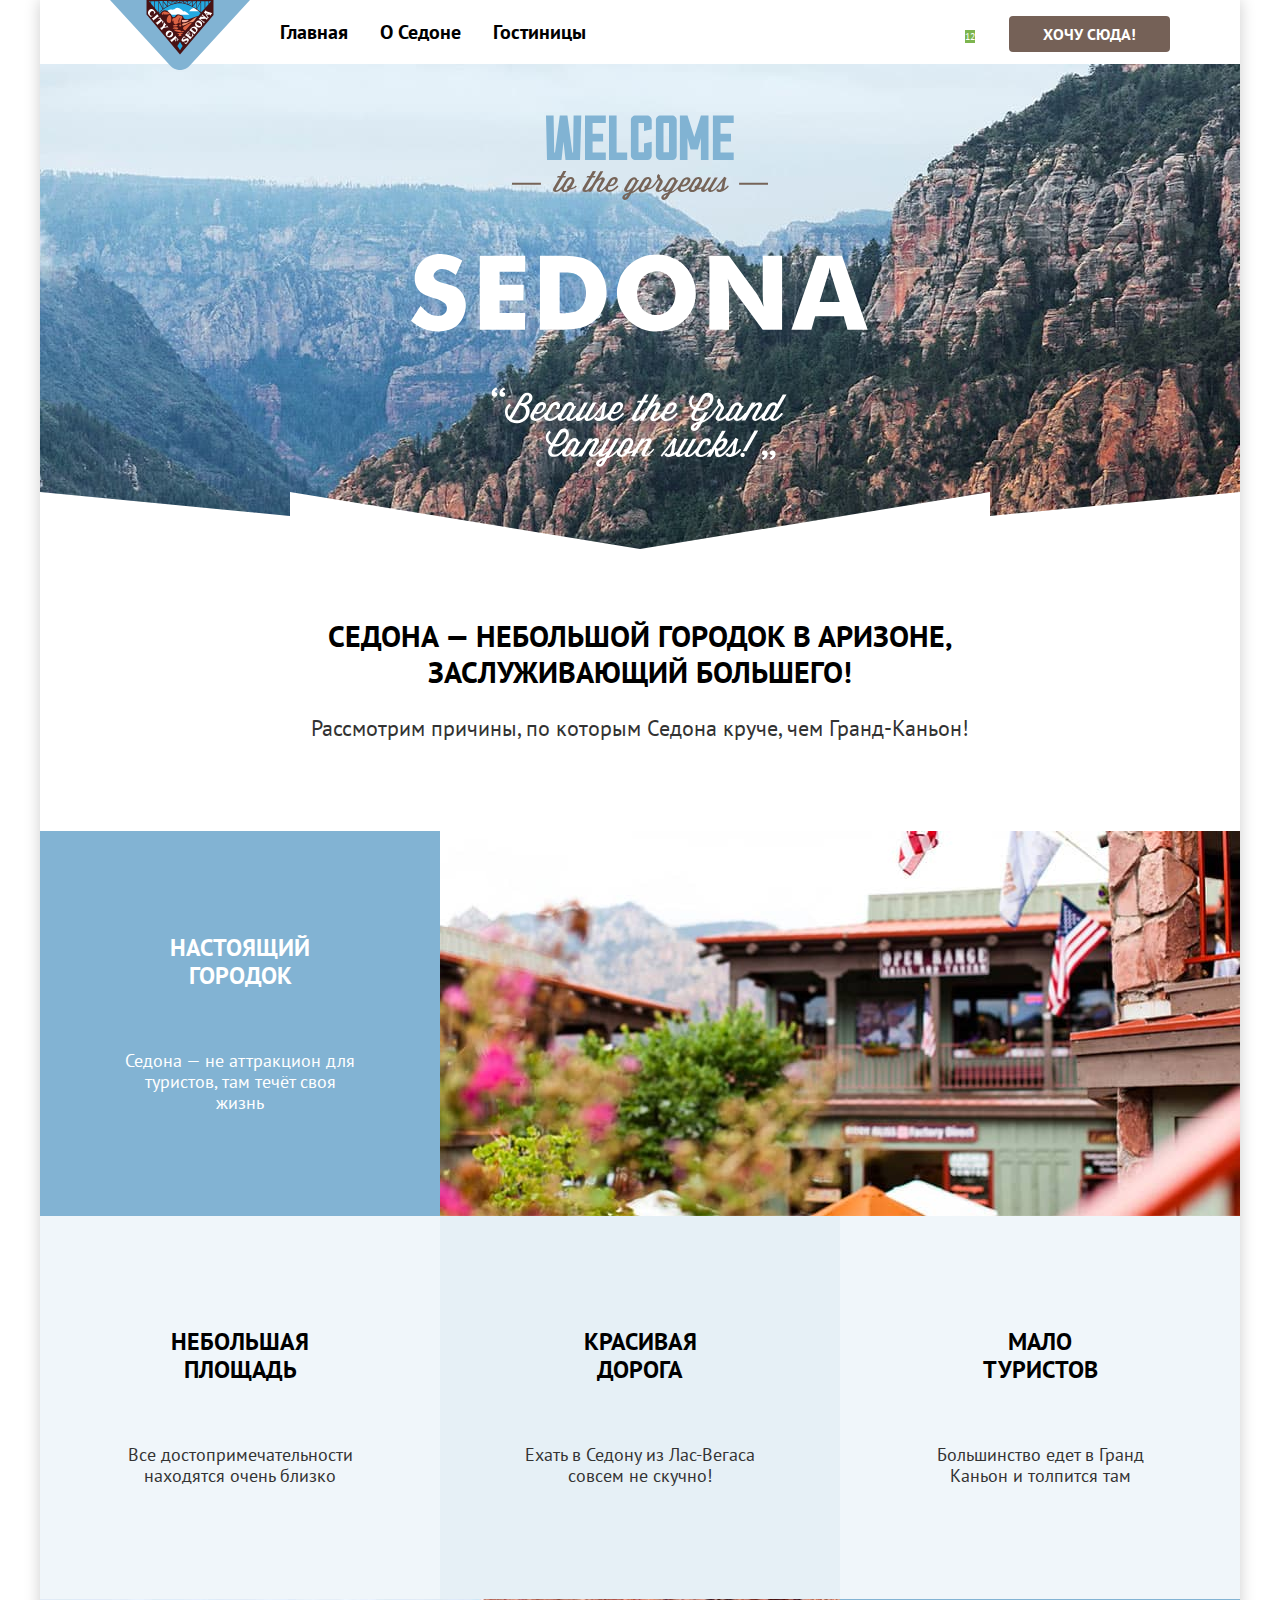
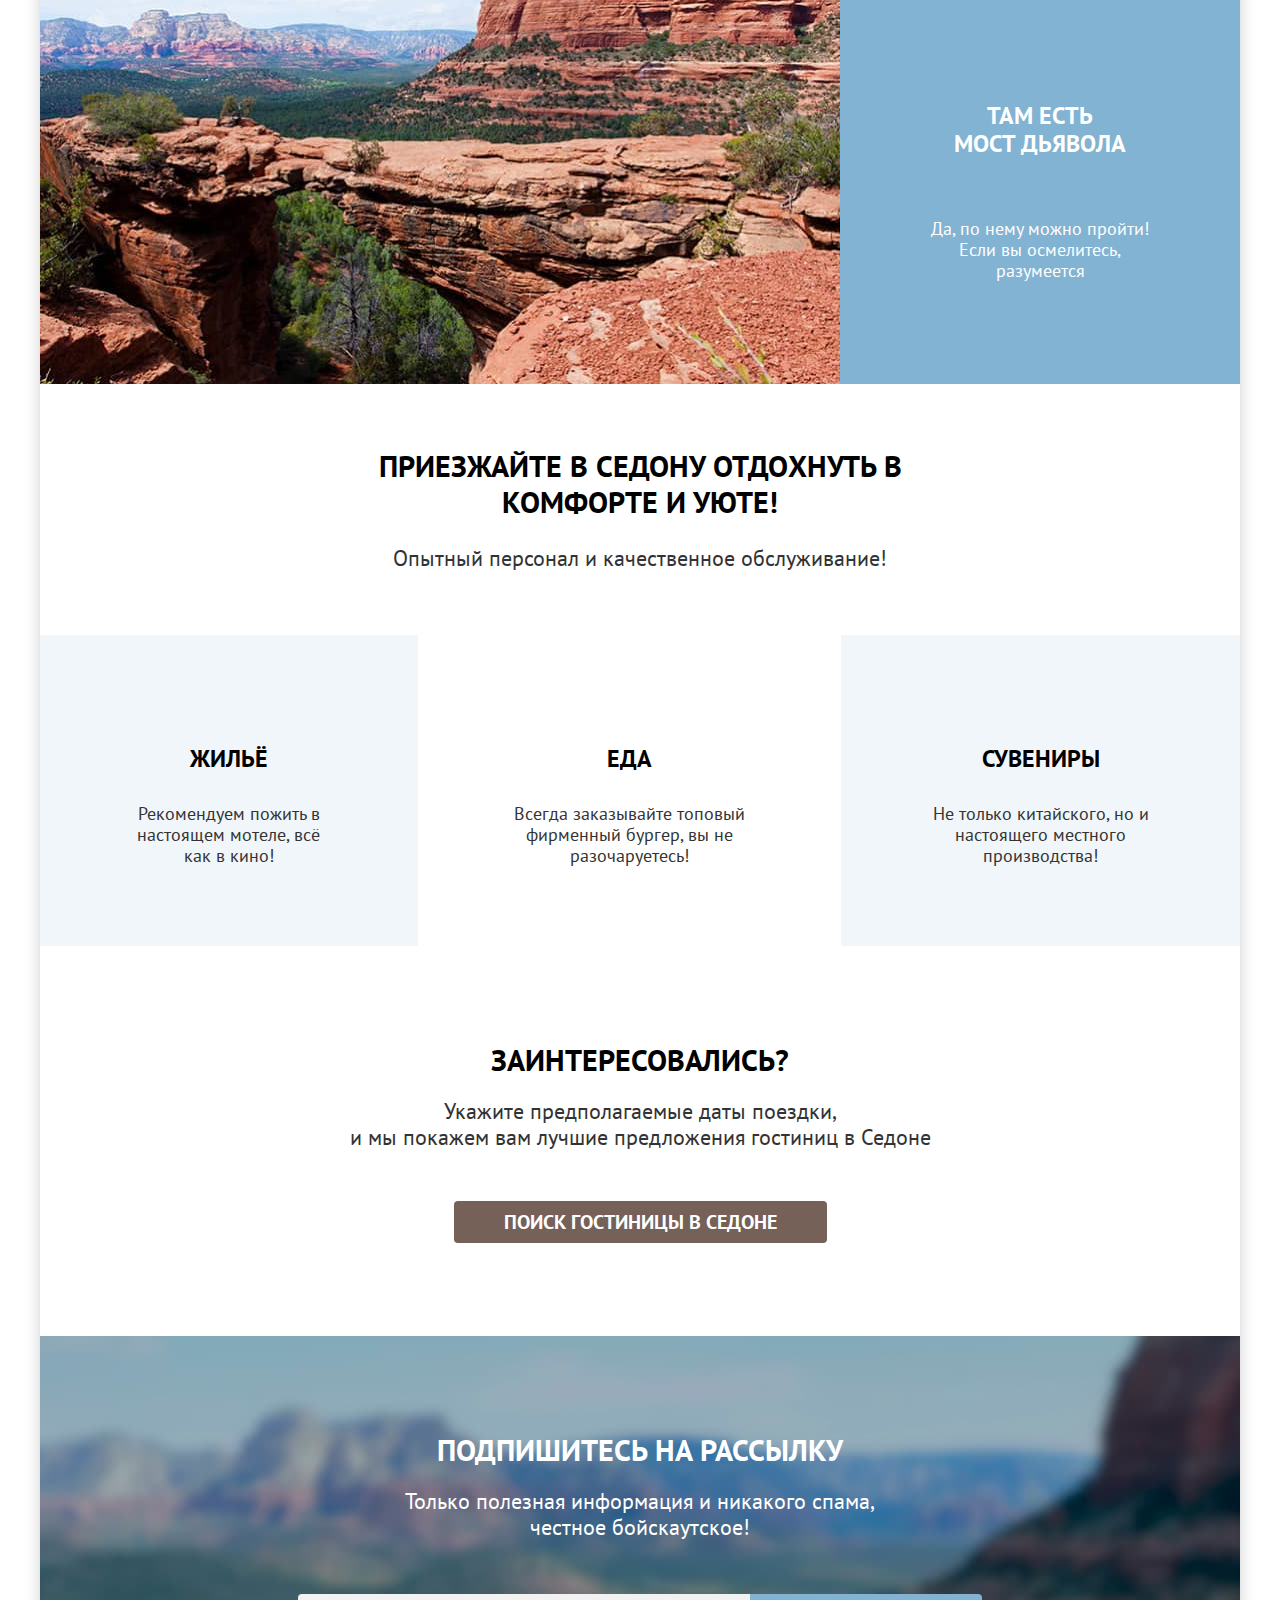
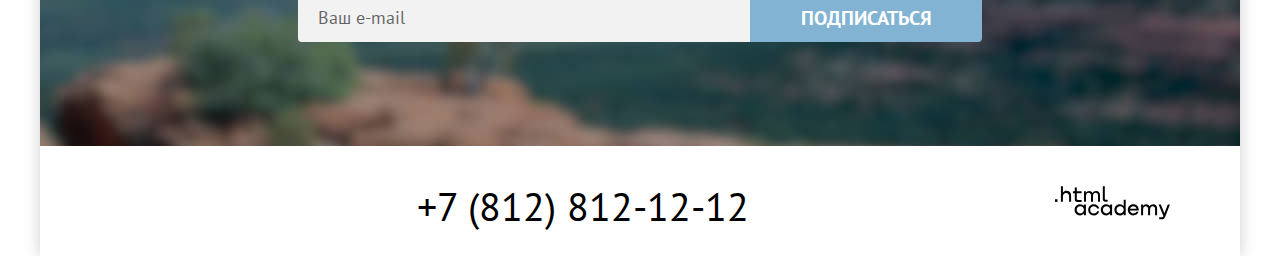
<file: index.html>
<!DOCTYPE html>
<html lang="ru">

  <head>
    <meta charset="utf-8">
    <meta name="viewport" content="width=device-width, initial-scale=1">
    <title>HTML Academy: Седона</title>
    <link rel="icon" href="images/favicons/favicon.ico">
    <link rel="stylesheet" href="styles/style.css">
  </head>

  <body class="page-body">

    <!-- Header -->
    <header class="page-header" data-test="header">
      <nav class="page-navigation">
        <a class="page-header-logo">
          <img class="logo" src="images/logo.svg" width="140" height="70" alt="Логотип компании.">
        </a>
        <ul class="page-navigation-list list">
          <li class="page-navigation-item page-navigation-item-current">
            <a class="page-navigation-link page-navigation-link-current">Главная</a>
          </li>
          <li class="page-navigation-item">
            <a class="page-navigation-link" href="#">О Седоне</a>
          </li>
          <li class="page-navigation-item">
            <a class="page-navigation-link" href="catalog.html">Гостиницы</a>
          </li>
        </ul>
        <ul class="user-navigation-list list">
          <li class="user-navigation-item">
            <a class="user-navigation-link user-search" href="#">
              <span class="visually-hidden">Поиск</span>
            </a>
          </li>
          <li class="user-navigation-item">
            <a class="user-navigation-link user-favorites" href="#">
              <span class="user-counter">12</span>
              <span class="visually-hidden">Избранное</span>
            </a>
          </li>
          <li class="user-navigation-item">
            <a class="user-navigation-link user-navigation-button button" href="#">Хочу сюда!</a>
          </li>
        </ul>
      </nav>
    </header>

    <!-- Main -->
    <main class="main-index main-container" data-test="main">
      <h1 class="visually-hidden">Сайт туристического городка в штате Аризона</h1>

      <section class="hero" data-test="hero">
        <h2 class="visually-hidden">Промо блок</h2>
        <img class="hero-image" src="images/content/welcome.svg" width="458" height="352"
          alt="Welcome to the gorgeous Sedona. Because the Grand Canyon sucks!">
      </section>

      <section class="advantages" data-test="advantages">
        <h2 class="visually-hidden">Преимущества города Седона</h2>
        <p class="advantages-headline section-headline">Седона — небольшой городок в Аризоне, заслуживающий большего!
        </p>
        <p class="advantages-description section-description">Рассмотрим причины, по которым Седона круче, чем
          Гранд-Каньон!</p>

        <ul class="advantages-list list">
          <li class="advantages-item advantages-item-accent">
            <div class="advantages-item-container advantages-item-container-accent">
              <h3 class="advantages-item-headline">Настоящий городок</h3>
              <p class="advantages-item-description">Седона — не аттракцион для туристов, там течёт своя жизнь</p>
            </div>
            <img class="advantages-item-image" src="images/content/catalog/advantages-photo-1.jpg" width="800"
              height="385" alt="Домик с балконом.">
          </li>
          <li class="advantages-item">
            <div class="advantages-item-container">
              <h3 class="advantages-item-headline">Небольшая площадь</h3>
              <p class="advantages-item-description">Все достопримечательности находятся очень близко</p>
            </div>
          </li>
          <li class="advantages-item">
            <div class="advantages-item-container">
              <h3 class="advantages-item-headline">Красивая дорога</h3>
              <p class="advantages-item-description">Ехать в Седону из Лас-Вегаса совсем не скучно!</p>
            </div>
          </li>
          <li class="advantages-item">
            <div class="advantages-item-container">
              <h3 class="advantages-item-headline">Мало туристов</h3>
              <p class="advantages-item-description">Большинство едет в Гранд Каньон и толпится там</p>
            </div>
          </li>
          <li class="advantages-item advantages-item-accent">
            <div class="advantages-item-container advantages-item-contain-reverse advantages-item-container-accent">
              <h3 class="advantages-item-headline">Там есть <br> мост дьявола</h3>
              <p class="advantages-item-description">Да, по нему можно пройти! Если вы осмелитесь, разумеется</p>
            </div>
            <img class="advantages-item-image" src="images/content/catalog/advantages-photo-2.jpg" width="800"
              height="385" alt="Природный мост в окружении красных скал.">
          </li>
        </ul>
      </section>

      <section class="services" data-test="services">
        <h2 class="visually-hidden">Услуги</h2>
        <p class="services-headline section-headline">Приезжайте в Седону отдохнуть в комфорте и уюте!</p>
        <p class="services-description section-description">Опытный персонал и качественное обслуживание!</p>
        <ul class="services-list list">
          <li class="services-item services-item-house">
            <h3 class="services-item-title">Жильё</h3>
            <p class="services-item-description">Рекомендуем пожить в настоящем мотеле, всё как в кино!</p>
          </li>
          <li class="services-item services-item-food">
            <h3 class="services-item-title">Еда</h3>
            <p class="services-item-description">Всегда заказывайте топовый фирменный бургер, вы не разочаруетесь!</p>
          </li>
          <li class="services-item services-item-souvenir">
            <h3 class="services-item-title">Сувениры</h3>
            <p class="services-item-description">Не только китайского, но и настоящего местного производства!</p>
          </li>
        </ul>
      </section>

      <section class="search" data-test="search">
        <h2 class="search-headline section-headline">Заинтересовались?</h2>
        <p class="search-description section-description">Укажите предполагаемые даты поездки,<br> и мы покажем вам
          лучшие предложения гостиниц в Седоне</p>
        <a class="search-button button" href="#">Поиск гостиницы в Cедоне</a>
      </section>

      <section class="subscribe subscribe-index" data-test="subscribe">
        <h2 class="subscribe-headline section-headline">Подпишитесь на рассылку</h2>
        <p class="subscribe-description subscribe-description-index section-description">Только полезная информация и
          никакого спама, честное
          бойскаутское!</p>
        <form class="subscribe-form" action="https://echo.htmlacademy.ru/" method="post">
          <input type="email" id="subscribe-email" name="subscribe-email" placeholder="Ваш e-mail">
          <button class="subscribe-button button" type="submit">Подписаться</button>
        </form>
      </section>
    </main>

    <!-- Footer -->
    <footer class="page-footer" data-test="footer">

      <div class="social">
        <ul class="social-list list">
          <li class="social-item">
            <a class="social-item-link social-item-link-vkontakte" href="https://vk.com/htmlacademy">
              <span class="visually-hidden">Vkontakte</span>
            </a>
          </li>
          <li class="social-item">
            <a class="social-item-link social-item-link-telegram" href="https://t.me/htmlacademy">
              <span class="visually-hidden">Telegram</span>
            </a>
          </li>
          <li class="social-item">
            <a class="social-item-link social-item-link-youtube" href="https://www.youtube.com/user/htmlacademyru">
              <span class="visually-hidden">Youtube</span>
            </a>
          </li>
        </ul>
      </div>
      <div class="phone">
        <a class="phone-link" href="tel:+78128121212">+7 (812) 812-12-12</a>
      </div>
      <div class="copyright">
        <a class="copyright-logo" href="https://htmlacademy.ru">
          <svg class="copyright-logo-image" width="115" height="34" viewBox="0 0 115 34" fill="none" xmlns="http://www.w3.org/2000/svg">
            <path d="M0 13.2564V15.8564H2.5V13.2564H0Z"></path>
            <path d="M11.6 4.85645C10 4.85645 8.8 5.55645 8 6.55645H7.9V0.356445H5.9V15.8564H7.9V10.5564C7.9 8.45645 9.2 6.95645 11.2 6.95645C13 6.95645 14.1 8.35645 14.1 10.1564V15.8564H16.1V9.75644C16.2 6.75644 14.3 4.85645 11.6 4.85645Z"></path>
            <path d="M26.6 5.15645H21.8V1.45645H19.8V5.25645H17.9V7.25645H19.8V13.2564C19.8 14.9564 20.8 15.9564 22.5 15.9564H26.6V13.9564H22.9C22.2 13.9564 21.8 13.5564 21.8 12.8564V7.15645H26.6V5.15645Z"></path>
            <path d="M41.1 4.95645C39.5 4.95645 38.2 5.75644 37.6 7.05645H37.5C36.9 5.85645 35.7 4.95645 34.1 4.95645C32.7 4.95645 31.6 5.75645 31 6.75645H30.9V5.15645H29V15.7564H31V10.3564C31 8.35645 32 6.85645 33.6 6.85645C35.1 6.85645 36 7.85645 36 9.45645V15.7564H38V10.1564C38 7.75645 39.4 6.85645 40.6 6.85645C42.1 6.85645 43 7.85645 43 9.45645V15.7564H45V9.25644C45.1 6.75644 43.6 4.95645 41.1 4.95645Z"></path>
            <path d="M47.8 13.0564C47.8 14.7564 48.8 15.7564 50.6 15.7564H52.6V13.7564H50.9C50.2 13.7564 49.8 13.3564 49.8 12.6564V0.356445H47.8V13.0564Z"></path>
            <path d="M28.9 20.0564C28 18.9564 26.7 18.2564 25 18.2564C21.9 18.2564 19.6 20.5564 19.6 23.8564C19.6 27.1564 21.9 29.4564 25 29.4564C26.8 29.4564 28 28.6564 28.8 27.5564H28.9V29.1564H30.9V18.5564H28.9V20.0564ZM25.3 27.4564C23.1 27.4564 21.7 25.8564 21.7 23.8564C21.7 21.8564 23.1 20.2564 25.3 20.2564C27.5 20.2564 28.9 21.8564 28.9 23.8564C28.9 25.7564 27.5 27.4564 25.3 27.4564Z"></path>
            <path d="M44.2 22.3564C43.7 19.9564 41.6 18.2564 38.8 18.2564C35.4 18.2564 33.2 20.7564 33.2 23.8564C33.2 26.9564 35.4 29.4564 38.8 29.4564C41.6 29.4564 43.7 27.6564 44.2 25.2564H42.1C41.7 26.5564 40.4 27.5564 38.8 27.5564C36.6 27.5564 35.2 25.9564 35.2 23.9564C35.2 21.9564 36.6 20.3564 38.8 20.3564C40.4 20.3564 41.6 21.3564 42.1 22.5564H44.2V22.3564Z"></path>
            <path d="M55.1 20.0564C54.2 18.9564 52.9 18.2564 51.2 18.2564C48.1 18.2564 45.8 20.5564 45.8 23.8564C45.8 27.1564 48.1 29.4564 51.2 29.4564C53 29.4564 54.2 28.6564 55 27.5564H55.1V29.1564H57.1V18.5564H55.1V20.0564ZM51.5 27.4564C49.3 27.4564 47.9 25.8564 47.9 23.8564C47.9 21.8564 49.3 20.2564 51.5 20.2564C53.7 20.2564 55.1 21.8564 55.1 23.8564C55.1 25.7564 53.6 27.4564 51.5 27.4564Z"></path>
            <path d="M68.7 20.1564C67.8 19.0564 66.5 18.2564 64.8 18.2564C61.7 18.2564 59.4 20.5564 59.4 23.8564C59.4 27.1564 61.6 29.4564 64.8 29.4564C66.5 29.4564 67.8 28.6564 68.6 27.6564H68.7V29.1564H70.7V13.7564H68.7V20.1564ZM65.1 27.4564C62.9 27.4564 61.5 25.8564 61.5 23.8564C61.5 21.8564 62.9 20.2564 65.1 20.2564C67.3 20.2564 68.7 21.8564 68.7 23.8564C68.6 25.8564 67.2 27.4564 65.1 27.4564Z"></path>
            <path d="M78.3 18.2564C75 18.2564 72.8 20.7564 72.8 23.8564C72.8 26.8564 74.9 29.4564 78.3 29.4564C80.8 29.4564 82.8 28.1564 83.5 25.8564H81.4C80.9 26.8564 79.8 27.4564 78.4 27.4564C76.5 27.4564 75.1 26.1564 75 24.5564H83.8C84 20.9564 81.8 18.2564 78.3 18.2564ZM78.3 20.1564C80 20.1564 81.3 21.1564 81.6 22.7564H75.1C75.4 21.2564 76.6 20.1564 78.3 20.1564Z"></path>
            <path d="M98.2 18.2564C96.6 18.2564 95.3 19.0564 94.6 20.2564H94.5C93.9 19.0564 92.7 18.2564 91.1 18.2564C89.7 18.2564 88.6 18.9564 88 20.0564V18.5564H86.1V29.1564H88.1V23.7564C88.1 21.7564 89.1 20.3564 90.7 20.2564C92.2 20.2564 93.1 21.2564 93.1 22.8564V29.1564H95.1V23.5564C95.1 21.1564 96.5 20.2564 97.7 20.2564C99.2 20.2564 100.1 21.2564 100.1 22.8564V29.1564H102.1V22.6564C102.2 20.0564 100.7 18.2564 98.2 18.2564Z"></path>
            <path d="M109.4 27.3564L105.8 18.4564H103.6L108.4 30.0564C108.1 30.9564 107.7 31.2564 106.7 31.2564H104.2V33.2564H106.7C108.5 33.2564 109.5 32.4564 110.2 30.6564L114.9 18.4564H112.8L109.4 27.3564Z"></path>
          </svg>
          <span class="visually-hidden">HTML Academy</span>
        </a>
      </div>
    </footer>

  </body>

</html>
</file>
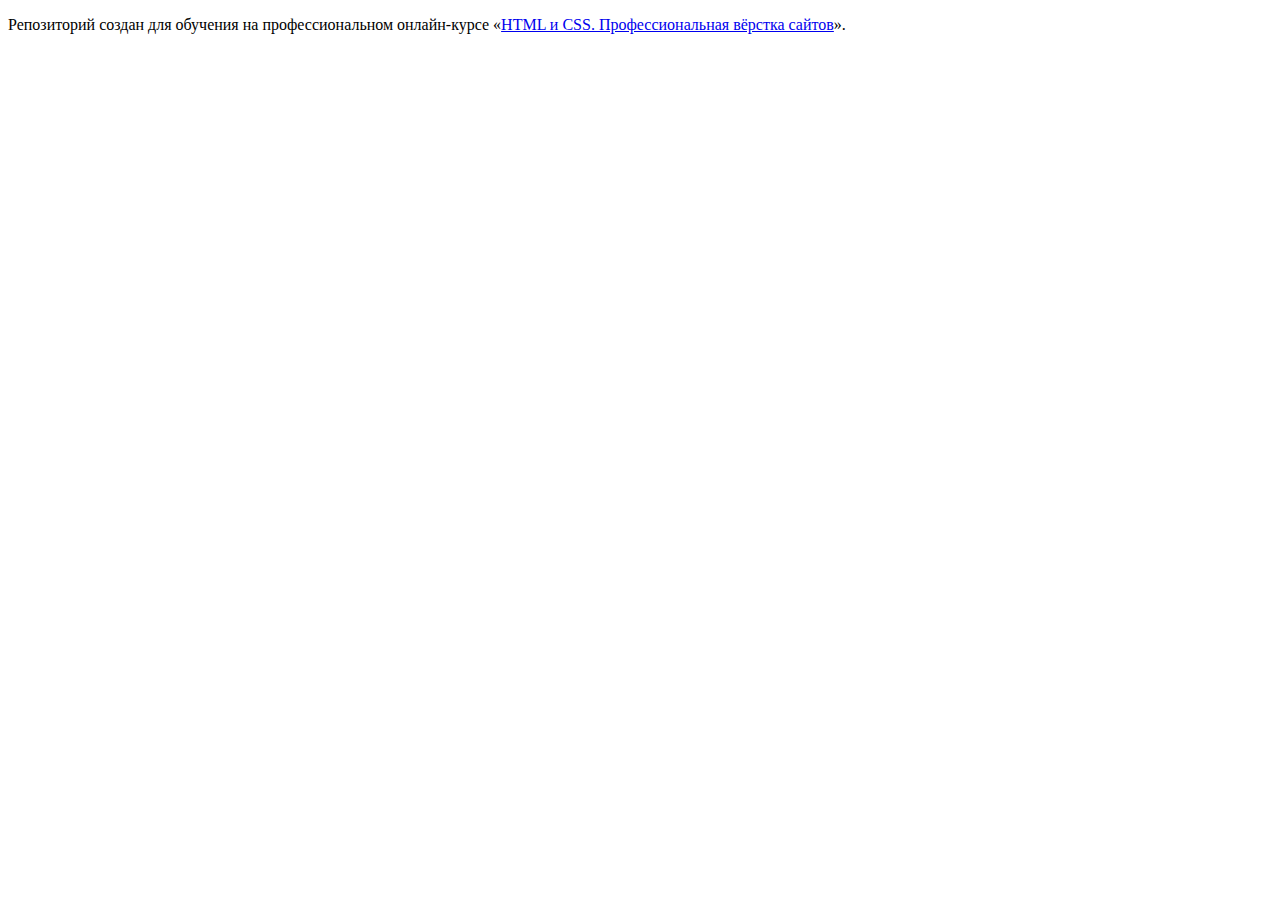
<file: 1/index.html>
<!DOCTYPE html>
<html lang="ru">
  <head>
    <meta charset="utf-8">
    <title>HTML Academy: Седона</title>
    <base href="https://htmlacademy-htmlcss.github.io/407617-sedona-38/1/">
</head>
  <body>

    <p>Репозиторий создан для обучения на профессиональном онлайн‑курсе «<a href="https://htmlacademy.ru/intensive/htmlcss">HTML и CSS. Профессиональная вёрстка сайтов</a>».</p>

  </body>
</html>
</file>
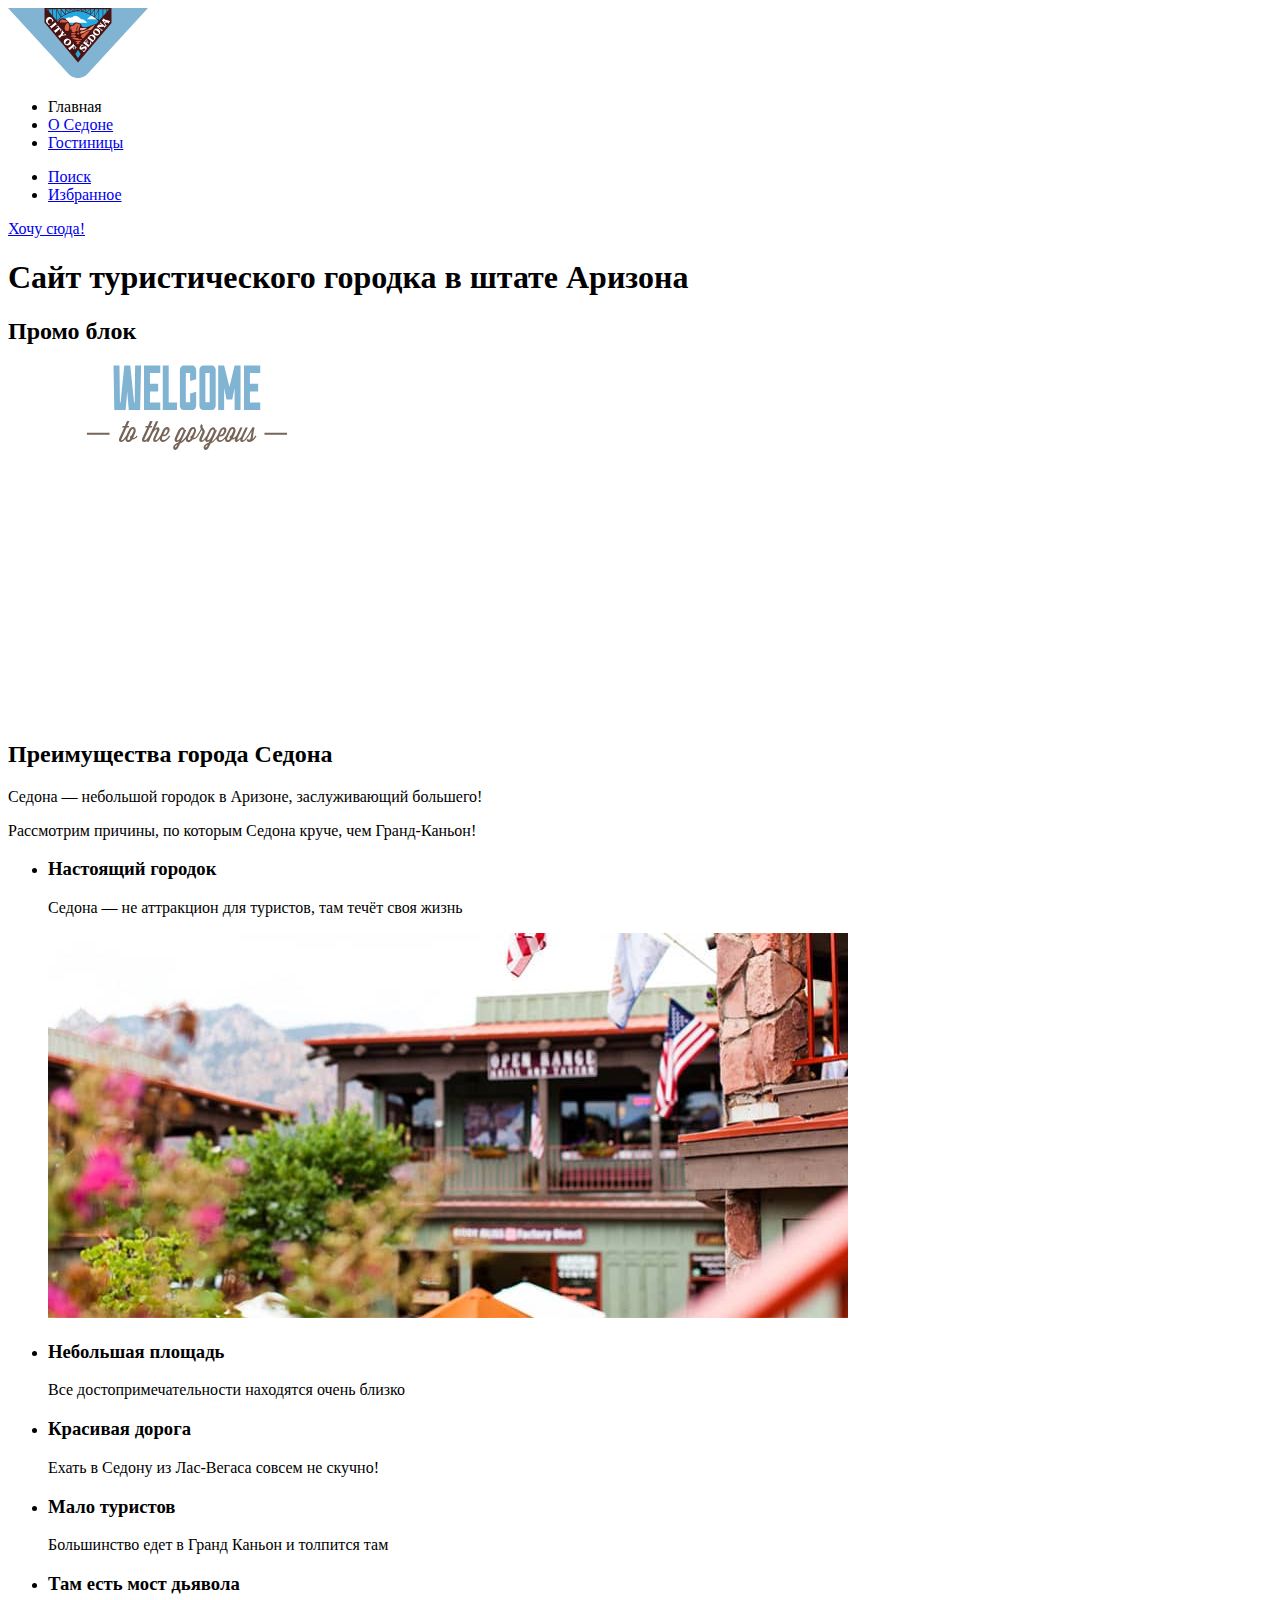
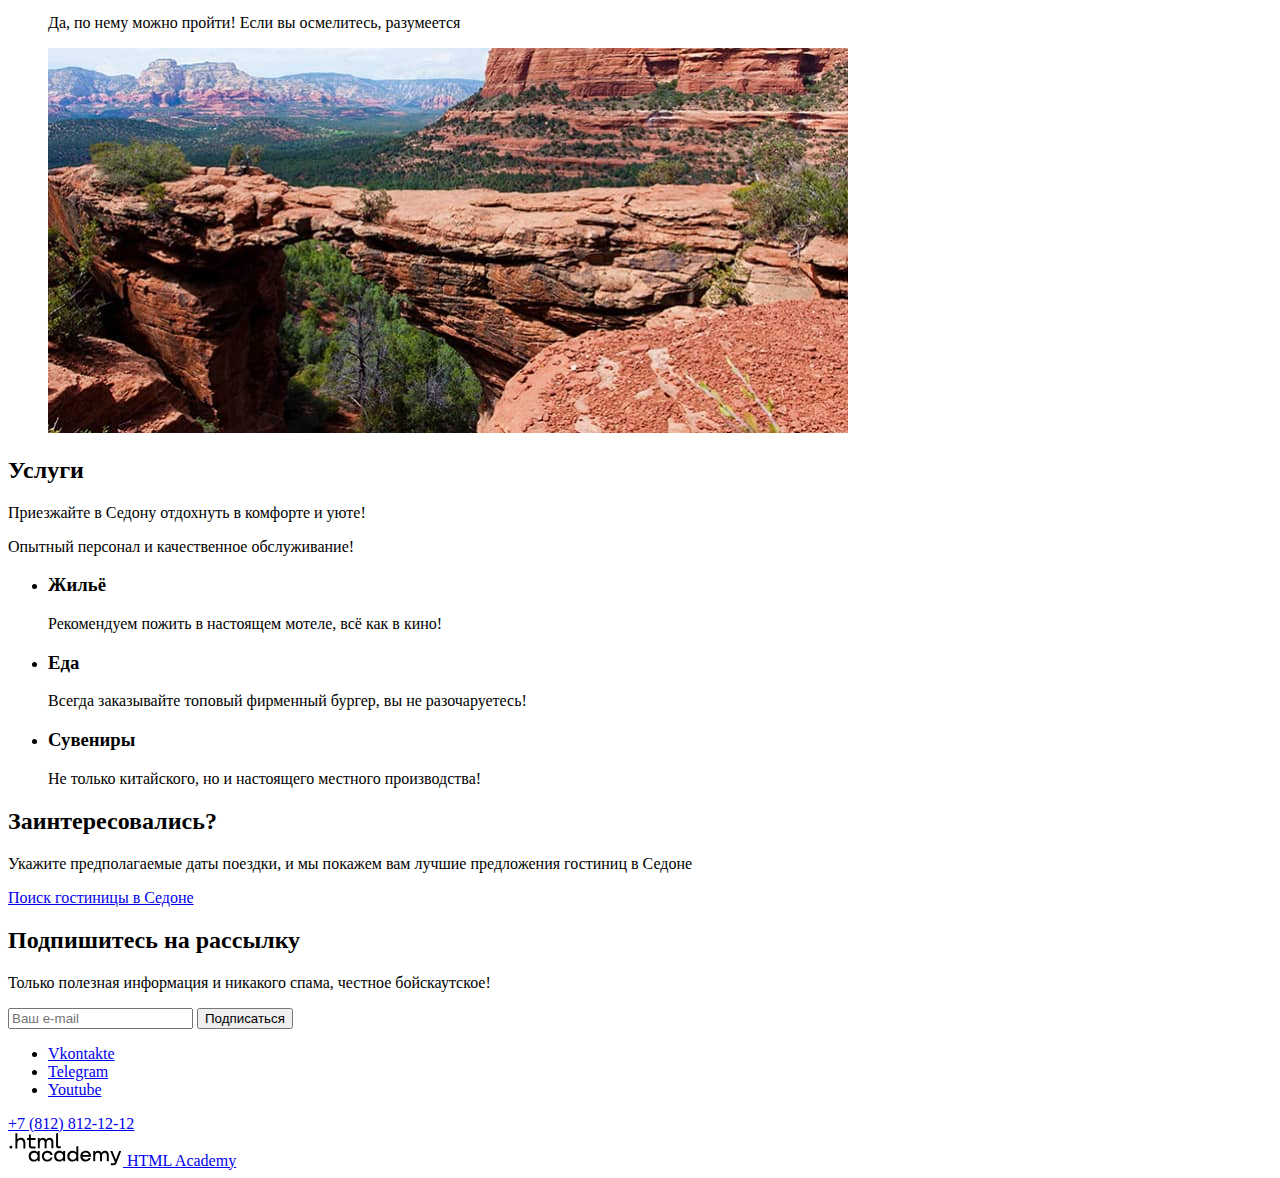
<file: 3/index.html>
<!DOCTYPE html>
<html lang="ru">

  <head>
    <meta charset="utf-8">
    <link rel="icon" href="images/favicons/favicon.ico">
    <title>HTML Academy: Седона</title>
    <base href="https://htmlacademy-htmlcss.github.io/407617-sedona-38/3/">
</head>

  <body class="page-body">
    <header class="page-header" data-test="header">
      <nav class="page-navigation">
        <a class="page-header-logo">
          <img class="logo" src="images/logo.svg" width="140" height="70" alt="Логотип компании.">
        </a>
        <ul class="page-navigation">
          <li class="page-navigation-item">
            <a class="page-navigation-link">Главная</a>
          </li>
          <li class="page-navigation-item">
            <a class="page-navigation-link" href="#">О Седоне</a>
          </li>
          <li class="page-navigation-item">
            <a class="page-navigation-link" href="catalog.html">Гостиницы</a>
          </li>
        </ul>
        <ul class="user-navigation-list">
          <li class="user-navigation-item">
            <a href="#">
              <span class="visually-hidden">Поиск</span>
            </a>
          </li>
          <li class="user-navigation-item">
            <a href="#">
              <span class="visually-hidden">Избранное</span>
            </a>
          </li>
        </ul>
        <a class="user-navigation-link button" href="#">Хочу сюда!</a>
      </nav>
    </header>

    <main class="main-index" data-test="main">
      <h1 class="visually-hidden">Сайт туристического городка в штате Аризона</h1>

      <section class="hero" data-test="hero">
        <h2 class="visually-hidden">Промо блок</h2>
        <img class="hero-image" src="images/content/welcome.svg" width="358" height="352" alt="Welcome to the gorgeous Sedona. Because the Grand Canyon sucks!">
      </section>

      <section class="advantages" data-test="advantages">
        <h2 class="visually-hidden">Преимущества города Седона</h2>
        <p class="advantages-headline headline">Седона — небольшой городок в Аризоне, заслуживающий большего!</p>
        <p class="advantages-description">Рассмотрим причины, по которым Седона круче, чем Гранд-Каньон!</p>

        <ul class="advantages-list">
          <li class="advantages-item">
            <h3 class="advantages-item-headline">Настоящий городок</h3>
            <p class="advantages-item-description">Седона — не аттракцион для туристов, там течёт своя жизнь</p>
            <img class="advantages-item-image" src="images/content/catalog/advantages-photo-1.jpg" width="800" height="385" alt="Домик с балконом.">
          </li>
          <li class="advantages-item">
            <h3 class="advantages-item-headline">Небольшая площадь</h3>
            <p class="advantages-item-description">Все достопримечательности находятся очень близко</p>
          </li>
          <li class="advantages-item">
            <h3 class="advantages-item-headline">Красивая дорога</h3>
            <p class="advantages-item-description">Ехать в Седону из Лас-Вегаса совсем не скучно!</p>
          </li>
          <li class="advantages-item">
            <h3 class="advantages-item-headline">Мало туристов</h3>
            <p class="advantages-item-description">Большинство едет в Гранд Каньон и толпится там</p>
          </li>
          <li class="advantages-item">
            <h3 class="advantages-item-headline">Там есть мост дьявола</h3>
            <p class="advantages-item-description">Да, по нему можно пройти! Если вы осмелитесь, разумеется</p>
            <img class="advantages-item-image" src="images/content/catalog/advantages-photo-2.jpg" width="800" height="385" alt="Природный мост в окружении красных скал.">
          </li>
        </ul>
      </section>

      <section class="services" data-test="services">
        <h2 class="visually-hidden">Услуги</h2>
        <p class="services-title section-title">Приезжайте в Седону отдохнуть в комфорте и уюте!</p>
        <p class="services-description">Опытный персонал и качественное обслуживание!</p>
        <ul class="services-list">
          <li class="services-item">
            <h3 class="services-item-title">Жильё</h3>
            <p class="services-item-description">Рекомендуем пожить в настоящем мотеле, всё как в кино!</p>
          </li>
          <li class="services-item">
            <h3 class="services-item-title">Еда</h3>
            <p class="services-item-description">Всегда заказывайте топовый фирменный бургер, вы не разочаруетесь!</p>
          </li>
          <li class="services-item">
            <h3 class="services-item-title">Сувениры</h3>
            <p class="services-item-description">Не только китайского, но и настоящего местного производства!</p>
          </li>
        </ul>
      </section>

      <section class="search" data-test="search">
        <h2 class="search-title section-title">Заинтересовались?</h2>
        <p class="search-description">Укажите предполагаемые даты поездки, и мы покажем вам лучшие предложения гостиниц
          в Седоне</p>
        <a class="button" href="#">Поиск гостиницы в Cедоне</a>
      </section>

      <section class="subscribe" data-test="subscribe">
        <h2 class="subscribe-title section-title">Подпишитесь на рассылку</h2>
        <p class="subscribe-description">Только полезная информация и никакого спама, честное бойскаутское!</p>
        <form class="subscribe-form" action="https://echo.htmlacademy.ru/" method="post">
          <input type="email" id="subscribe-email" name="subscribe-email" placeholder="Ваш e-mail">
          <button class="subscribe-button button" type="submit">Подписаться</button>
        </form>
      </section>
    </main>

    <footer class="page-footer" data-test="footer">

      <div class="social">
        <ul class="social-list">
          <li class="social-item">
            <a class="social-item-link social-item-link__vkontakte" href="https://vk.com/htmlacademy">
              <span class="visually-hidden">Vkontakte</span>
            </a>
          </li>
          <li class="social-item">
            <a class="social-item-link social-item-link__telegram" href="https://t.me/htmlacademy">
              <span class="visually-hidden">Telegram</span>
            </a>
          </li>
          <li class="social-item">
            <a class="social-item-link social-item-link__youtube" href="https://www.youtube.com/user/htmlacademyru">
              <span class="visually-hidden">Youtube</span>
            </a>
          </li>
        </ul>
      </div>
      <div class="phone">
        <a class="phone-link" href="tel:+78128121212">+7 (812) 812-12-12</a>
      </div>
      <div class="copyright">
        <a class="copyright-logo" href="https://htmlacademy.ru">
          <img class="copyright-logo" src="images/content/logo-htmlacademy.svg" width="115" height="33" alt="Логотип разработчика.">
          <span class="visually-hidden">HTML Academy</span>
        </a>
      </div>
    </footer>

  </body>

</html>
</file>
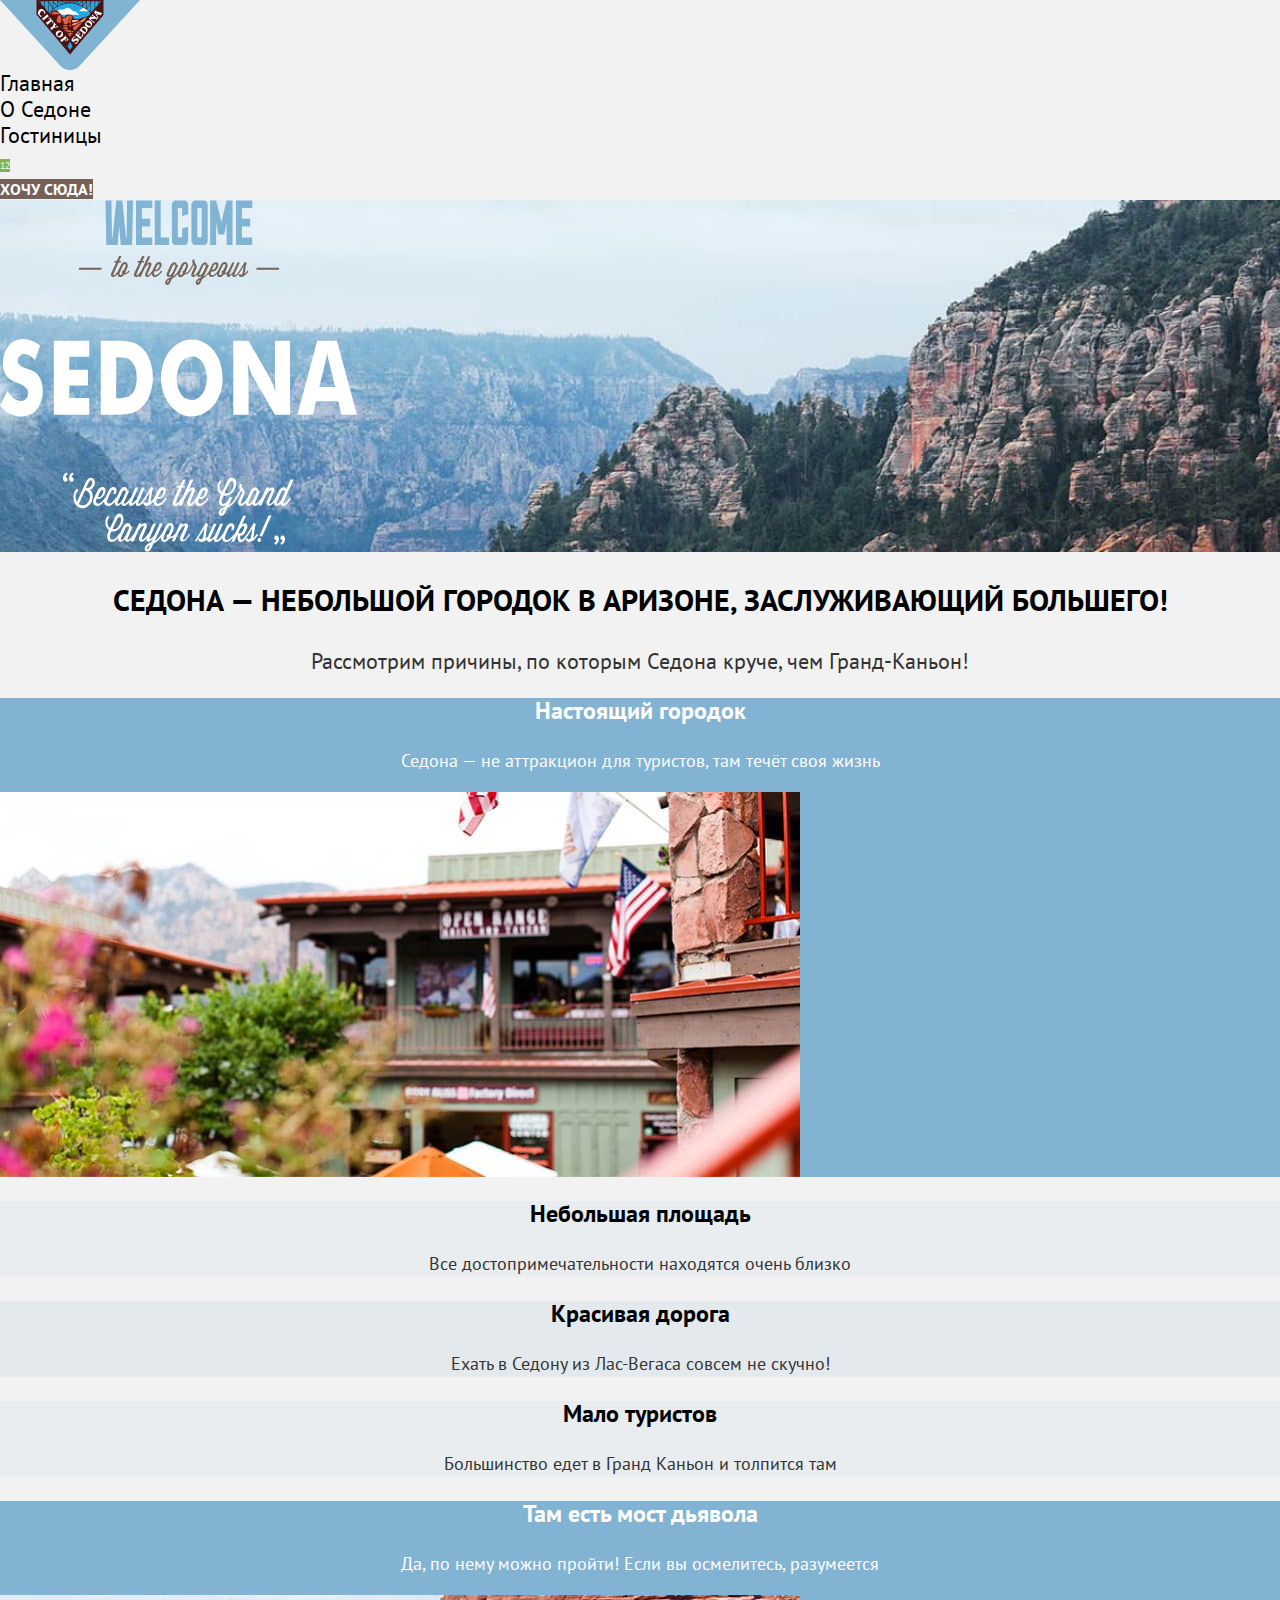
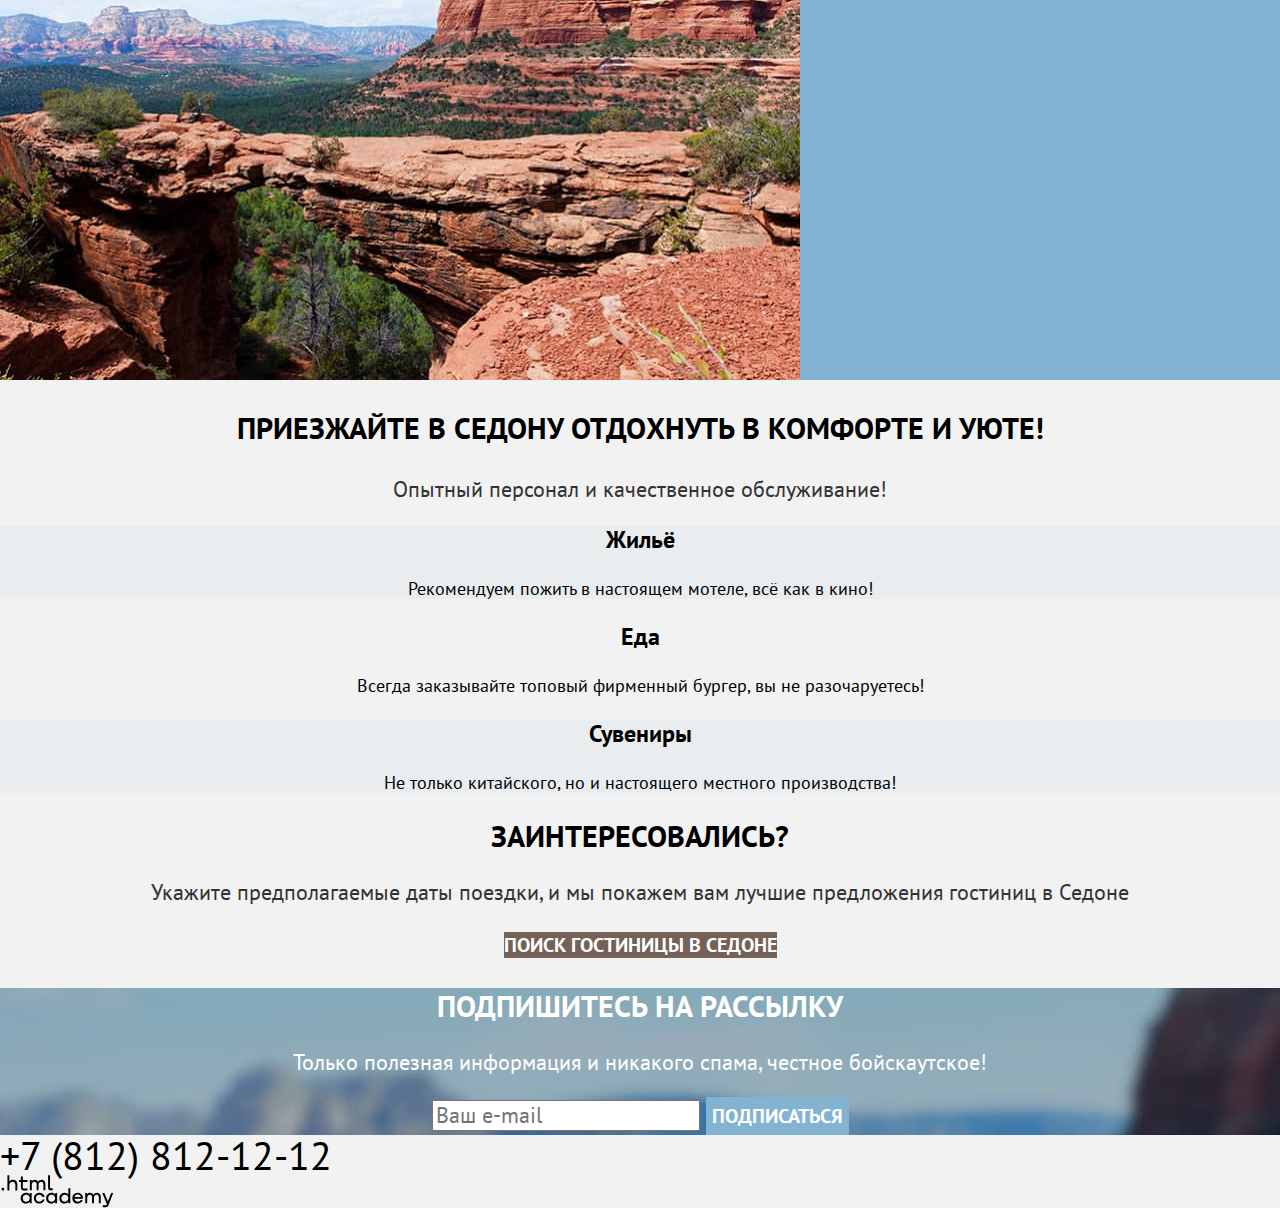
<file: 4/index.html>
<!DOCTYPE html>
<html lang="ru">

  <head>
    <meta charset="utf-8">
    <meta name="viewport" content="width=device-width, initial-scale=1">
    <title>HTML Academy: Седона</title>
    <link rel="stylesheet" href="styles/normalize.css">
    <link rel="icon" href="images/favicons/favicon.ico">
    <link rel="stylesheet" href="styles/style.css">
    <base href="https://htmlacademy-htmlcss.github.io/407617-sedona-38/4/">
</head>

  <body class="page-body">
    <header class="page-header" data-test="header">
      <nav class="page-navigation">
        <a class="page-header-logo">
          <img class="logo" src="images/logo.svg" width="140" height="70" alt="Логотип компании.">
        </a>
        <ul class="page-navigation list">
          <li class="page-navigation-item">
            <a class="page-navigation-link link">Главная</a>
          </li>
          <li class="page-navigation-item">
            <a class="page-navigation-link link" href="#">О Седоне</a>
          </li>
          <li class="page-navigation-item">
            <a class="page-navigation-link link" href="catalog.html">Гостиницы</a>
          </li>
        </ul>
        <ul class="user-navigation-list list">
          <li class="user-navigation-item">
            <a class="user-navigation-link link" href="#">
              <span class="visually-hidden">Поиск</span>
            </a>
          </li>
          <li class="user-navigation-item">
            <a class="user-navigation-link link" href="#">
              <span class="user-counter">12</span>
              <span class="visually-hidden">Избранное</span>
            </a>
          </li>
        </ul>
        <a class="user-navigation-link link user-navigation-button button" href="#">Хочу сюда!</a>
      </nav>
    </header>

    <main class="main-index" data-test="main">
      <h1 class="visually-hidden">Сайт туристического городка в штате Аризона</h1>

      <section class="hero" data-test="hero">
        <h2 class="visually-hidden">Промо блок</h2>
        <img class="hero-image" src="images/content/welcome.svg" width="358" height="352" alt="Welcome to the gorgeous Sedona. Because the Grand Canyon sucks!">
      </section>

      <section class="advantages" data-test="advantages">
        <h2 class="visually-hidden">Преимущества города Седона</h2>
        <p class="advantages-headline section-headline">Седона — небольшой городок в Аризоне, заслуживающий большего!</p>
        <p class="advantages-description section-description">Рассмотрим причины, по которым Седона круче, чем Гранд-Каньон!</p>

        <ul class="advantages-list list">
          <li class="advantages-item advantages-item-accent">
            <div class="advantages-item-contain">
              <h3 class="advantages-item-headline">Настоящий городок</h3>
              <p class="advantages-item-description">Седона — не аттракцион для туристов, там течёт своя жизнь</p>
            </div>
            <img class="advantages-item-image" src="images/content/catalog/advantages-photo-1.jpg" width="800" height="385" alt="Домик с балконом.">
          </li>
          <li class="advantages-item">
            <h3 class="advantages-item-headline">Небольшая площадь</h3>
            <p class="advantages-item-description">Все достопримечательности находятся очень близко</p>
          </li>
          <li class="advantages-item">
            <h3 class="advantages-item-headline">Красивая дорога</h3>
            <p class="advantages-item-description">Ехать в Седону из Лас-Вегаса совсем не скучно!</p>
          </li>
          <li class="advantages-item">
            <h3 class="advantages-item-headline">Мало туристов</h3>
            <p class="advantages-item-description">Большинство едет в Гранд Каньон и толпится там</p>
          </li>
          <li class="advantages-item advantages-item-accent">
            <div class="advantages-item-contain">
              <h3 class="advantages-item-headline">Там есть мост дьявола</h3>
              <p class="advantages-item-description">Да, по нему можно пройти! Если вы осмелитесь, разумеется</p>
            </div>
            <img class="advantages-item-image" src="images/content/catalog/advantages-photo-2.jpg" width="800" height="385" alt="Природный мост в окружении красных скал.">
          </li>
        </ul>
      </section>

      <section class="services" data-test="services">
        <h2 class="visually-hidden">Услуги</h2>
        <p class="services-title section-headline">Приезжайте в Седону отдохнуть в комфорте и уюте!</p>
        <p class="services-description section-description">Опытный персонал и качественное обслуживание!</p>
        <ul class="services-list list">
          <li class="services-item services-item__house">
            <h3 class="services-item-title">Жильё</h3>
            <p class="services-item-description">Рекомендуем пожить в настоящем мотеле, всё как в кино!</p>
          </li>
          <li class="services-item services-item__food">
            <h3 class="services-item-title">Еда</h3>
            <p class="services-item-description">Всегда заказывайте топовый фирменный бургер, вы не разочаруетесь!</p>
          </li>
          <li class="services-item services-item__souvenir">
            <h3 class="services-item-title">Сувениры</h3>
            <p class="services-item-description">Не только китайского, но и настоящего местного производства!</p>
          </li>
        </ul>
      </section>

      <section class="search" data-test="search">
        <h2 class="search-title section-headline">Заинтересовались?</h2>
        <p class="search-description section-description">Укажите предполагаемые даты поездки, и мы покажем вам лучшие предложения гостиниц
          в Седоне</p>
        <a class="search-button button link" href="#">Поиск гостиницы в Cедоне</a>
      </section>

      <section class="subscribe subscribe-index" data-test="subscribe">
        <h2 class="subscribe-title section-headline">Подпишитесь на рассылку</h2>
        <p class="subscribe-description section-description">Только полезная информация и никакого спама, честное бойскаутское!</p>
        <form class="subscribe-form" action="https://echo.htmlacademy.ru/" method="post">
          <input type="email" id="subscribe-email" name="subscribe-email" placeholder="Ваш e-mail">
          <button class="subscribe-button button" type="submit">Подписаться</button>
        </form>
      </section>
    </main>

    <footer class="page-footer" data-test="footer">

      <div class="social">
        <ul class="social-list list">
          <li class="social-item">
            <a class="social-item-link link social-item-link__vkontakte" href="https://vk.com/htmlacademy">
              <span class="visually-hidden">Vkontakte</span>
            </a>
          </li>
          <li class="social-item">
            <a class="social-item-link link social-item-link__telegram" href="https://t.me/htmlacademy">
              <span class="visually-hidden">Telegram</span>
            </a>
          </li>
          <li class="social-item">
            <a class="social-item-link link social-item-link__youtube" href="https://www.youtube.com/user/htmlacademyru">
              <span class="visually-hidden">Youtube</span>
            </a>
          </li>
        </ul>
      </div>
      <div class="phone">
        <a class="phone-link link" href="tel:+78128121212">+7 (812) 812-12-12</a>
      </div>
      <div class="copyright">
        <a class="copyright-logo link" href="https://htmlacademy.ru">
          <img class="copyright-logo" src="images/content/logo-htmlacademy.svg" width="115" height="33" alt="Логотип разработчика.">
          <span class="visually-hidden">HTML Academy</span>
        </a>
      </div>
    </footer>

  </body>

</html>
</file>
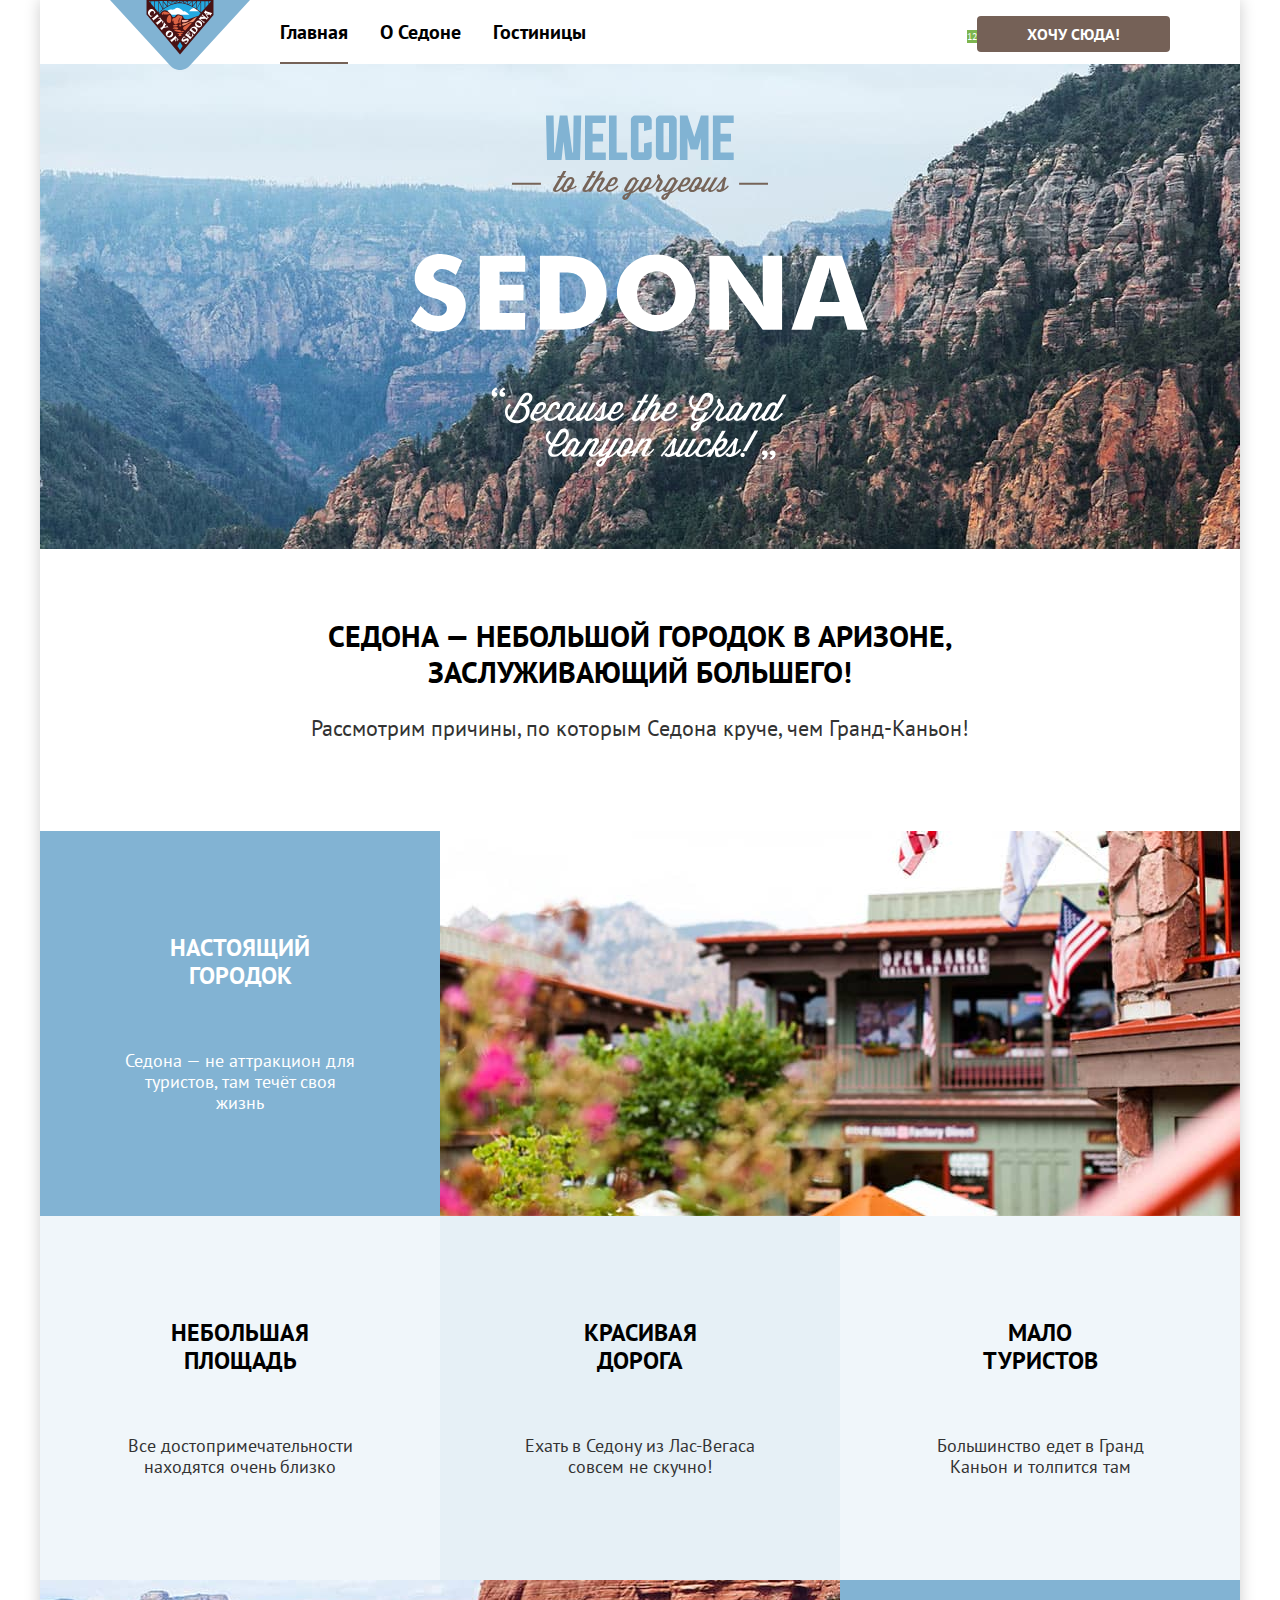
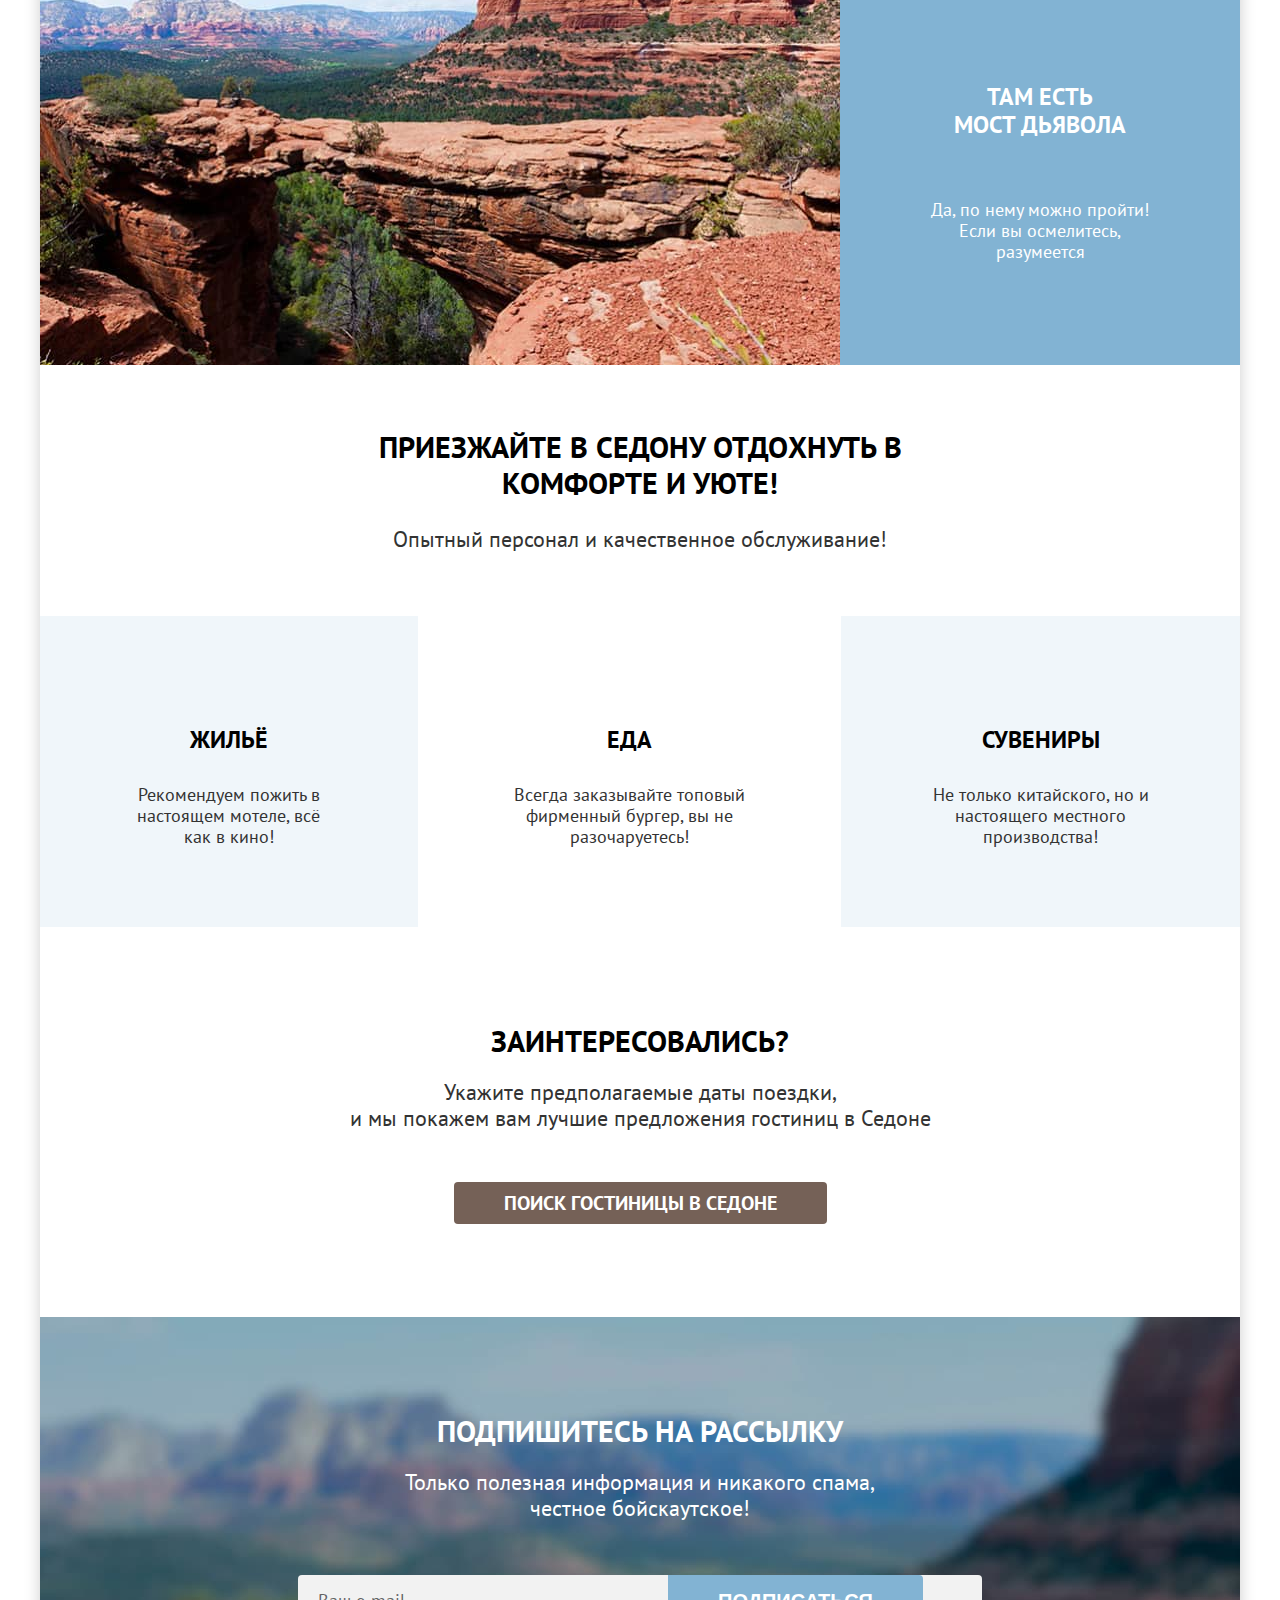
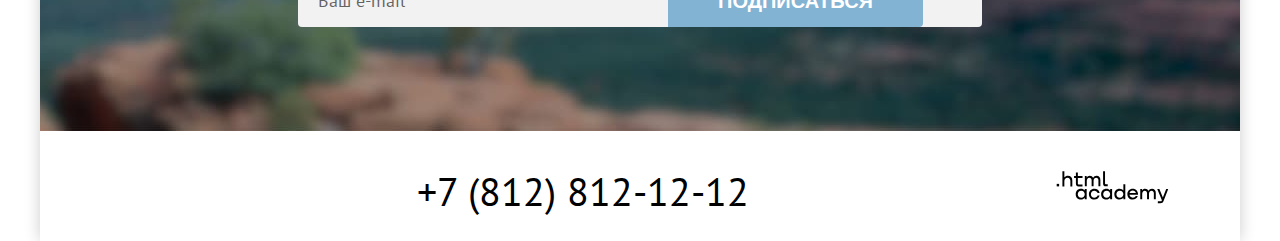
<file: 5/index.html>
<!DOCTYPE html>
<html lang="ru">

  <head>
    <meta charset="utf-8">
    <meta name="viewport" content="width=device-width, initial-scale=1">
    <title>HTML Academy: Седона</title>
    <link rel="icon" href="images/favicons/favicon.ico">
    <link rel="stylesheet" href="styles/style.css">
    <base href="https://htmlacademy-htmlcss.github.io/407617-sedona-38/5/">
</head>

  <body class="page-body">
    <header class="page-header" data-test="header">
      <nav class="page-navigation">
        <a class="page-header-logo">
          <img class="logo" src="images/logo.svg" width="140" height="70" alt="Логотип компании.">
        </a>
        <ul class="page-navigation-list list">
          <li class="page-navigation-item page-navigation-item-current">
            <a class="page-navigation-link link page-navigation-link-current">Главная</a>
          </li>
          <li class="page-navigation-item">
            <a class="page-navigation-link link" href="#">О Седоне</a>
          </li>
          <li class="page-navigation-item">
            <a class="page-navigation-link link" href="catalog.html">Гостиницы</a>
          </li>
        </ul>
        <ul class="user-navigation-list list">
          <li class="user-navigation-item">
            <a class="user-navigation-link link" href="#">
              <span class="visually-hidden">Поиск</span>
            </a>
          </li>
          <li class="user-navigation-item">
            <a class="user-navigation-link link" href="#">
              <span class="user-counter">12</span>
              <span class="visually-hidden">Избранное</span>
            </a>
          </li>
          <li class="user-navigation-item">
            <a class="user-navigation-link link user-navigation-button button" href="#">Хочу сюда!</a>
          </li>
        </ul>
      </nav>
    </header>

    <main class="main-index main-container" data-test="main">
      <h1 class="visually-hidden">Сайт туристического городка в штате Аризона</h1>

      <section class="hero" data-test="hero">
        <h2 class="visually-hidden">Промо блок</h2>
        <img class="hero-image" src="images/content/welcome.svg" width="458" height="352"
          alt="Welcome to the gorgeous Sedona. Because the Grand Canyon sucks!">
      </section>

      <section class="advantages" data-test="advantages">
        <h2 class="visually-hidden">Преимущества города Седона</h2>
        <p class="advantages-headline section-headline">Седона — небольшой городок в Аризоне, заслуживающий большего!
        </p>
        <p class="advantages-description section-description">Рассмотрим причины, по которым Седона круче, чем
          Гранд-Каньон!</p>

        <ul class="advantages-list list">
          <li class="advantages-item advantages-item-accent">
            <div class="advantages-item-container advantages-item-container-accent">
              <h3 class="advantages-item-headline">Настоящий городок</h3>
              <p class="advantages-item-description">Седона — не аттракцион для туристов, там течёт своя жизнь</p>
            </div>
            <img class="advantages-item-image" src="images/content/catalog/advantages-photo-1.jpg" width="800"
              height="385" alt="Домик с балконом.">
          </li>
          <li class="advantages-item">
            <div class="advantages-item-container">
              <h3 class="advantages-item-headline">Небольшая площадь</h3>
              <p class="advantages-item-description">Все достопримечательности находятся очень близко</p>
            </div>
          </li>
          <li class="advantages-item">
            <div class="advantages-item-container">
              <h3 class="advantages-item-headline">Красивая дорога</h3>
              <p class="advantages-item-description">Ехать в Седону из Лас-Вегаса совсем не скучно!</p>
            </div>
          </li>
          <li class="advantages-item">
            <div class="advantages-item-container">
              <h3 class="advantages-item-headline">Мало туристов</h3>
              <p class="advantages-item-description">Большинство едет в Гранд Каньон и толпится там</p>
            </div>
          </li>
          <li class="advantages-item advantages-item-accent">
            <div class="advantages-item-container advantages-item-contain-reverse advantages-item-container-accent">
              <h3 class="advantages-item-headline">Там есть <br> мост дьявола</h3>
              <p class="advantages-item-description">Да, по нему можно пройти! Если вы осмелитесь, разумеется</p>
            </div>
            <img class="advantages-item-image" src="images/content/catalog/advantages-photo-2.jpg" width="800"
              height="385" alt="Природный мост в окружении красных скал.">
          </li>
        </ul>
      </section>

      <section class="services" data-test="services">
        <h2 class="visually-hidden">Услуги</h2>
        <p class="services-headline section-headline">Приезжайте в Седону отдохнуть в комфорте и уюте!</p>
        <p class="services-description section-description">Опытный персонал и качественное обслуживание!</p>
        <ul class="services-list list">
          <li class="services-item services-item-house">
            <h3 class="services-item-title">Жильё</h3>
            <p class="services-item-description">Рекомендуем пожить в настоящем мотеле, всё как в кино!</p>
          </li>
          <li class="services-item services-item-food">
            <h3 class="services-item-title">Еда</h3>
            <p class="services-item-description">Всегда заказывайте топовый фирменный бургер, вы не разочаруетесь!</p>
          </li>
          <li class="services-item services-item-souvenir">
            <h3 class="services-item-title">Сувениры</h3>
            <p class="services-item-description">Не только китайского, но и настоящего местного производства!</p>
          </li>
        </ul>
      </section>

      <section class="search" data-test="search">
        <h2 class="search-headline section-headline">Заинтересовались?</h2>
        <p class="search-description section-description">Укажите предполагаемые даты поездки,<br> и мы покажем вам
          лучшие
          предложения гостиниц
          в Седоне</p>
        <a class="search-button button link" href="#">Поиск гостиницы в Cедоне</a>
      </section>

      <section class="subscribe subscribe-index" data-test="subscribe">
        <h2 class="subscribe-headline section-headline">Подпишитесь на рассылку</h2>
        <p class="subscribe-description section-description">Только полезная информация и никакого спама, честное
          бойскаутское!</p>
        <form class="subscribe-form" action="https://echo.htmlacademy.ru/" method="post">
          <input type="email" id="subscribe-email" name="subscribe-email" placeholder="Ваш e-mail">
          <button class="subscribe-button button" type="submit">Подписаться</button>
        </form>
      </section>
    </main>

    <footer class="page-footer" data-test="footer">

      <div class="social">
        <ul class="social-list list">
          <li class="social-item">
            <a class="social-item-link link social-item-link-vkontakte" href="https://vk.com/htmlacademy">
              <span class="visually-hidden">Vkontakte</span>
            </a>
          </li>
          <li class="social-item">
            <a class="social-item-link link social-item-link-telegram" href="https://t.me/htmlacademy">
              <span class="visually-hidden">Telegram</span>
            </a>
          </li>
          <li class="social-item">
            <a class="social-item-link link social-item-link-youtube" href="https://www.youtube.com/user/htmlacademyru">
              <span class="visually-hidden">Youtube</span>
            </a>
          </li>
        </ul>
      </div>
      <div class="phone">
        <a class="phone-link link" href="tel:+78128121212">+7 (812) 812-12-12</a>
      </div>
      <div class="copyright">
        <a class="copyright-logo link" href="https://htmlacademy.ru">
          <img class="copyright-logo" src="images/content/logo-htmlacademy.svg" width="115" height="33"
            alt="Логотип разработчика.">
          <span class="visually-hidden">HTML Academy</span>
        </a>
      </div>
    </footer>

  </body>

</html>
</file>
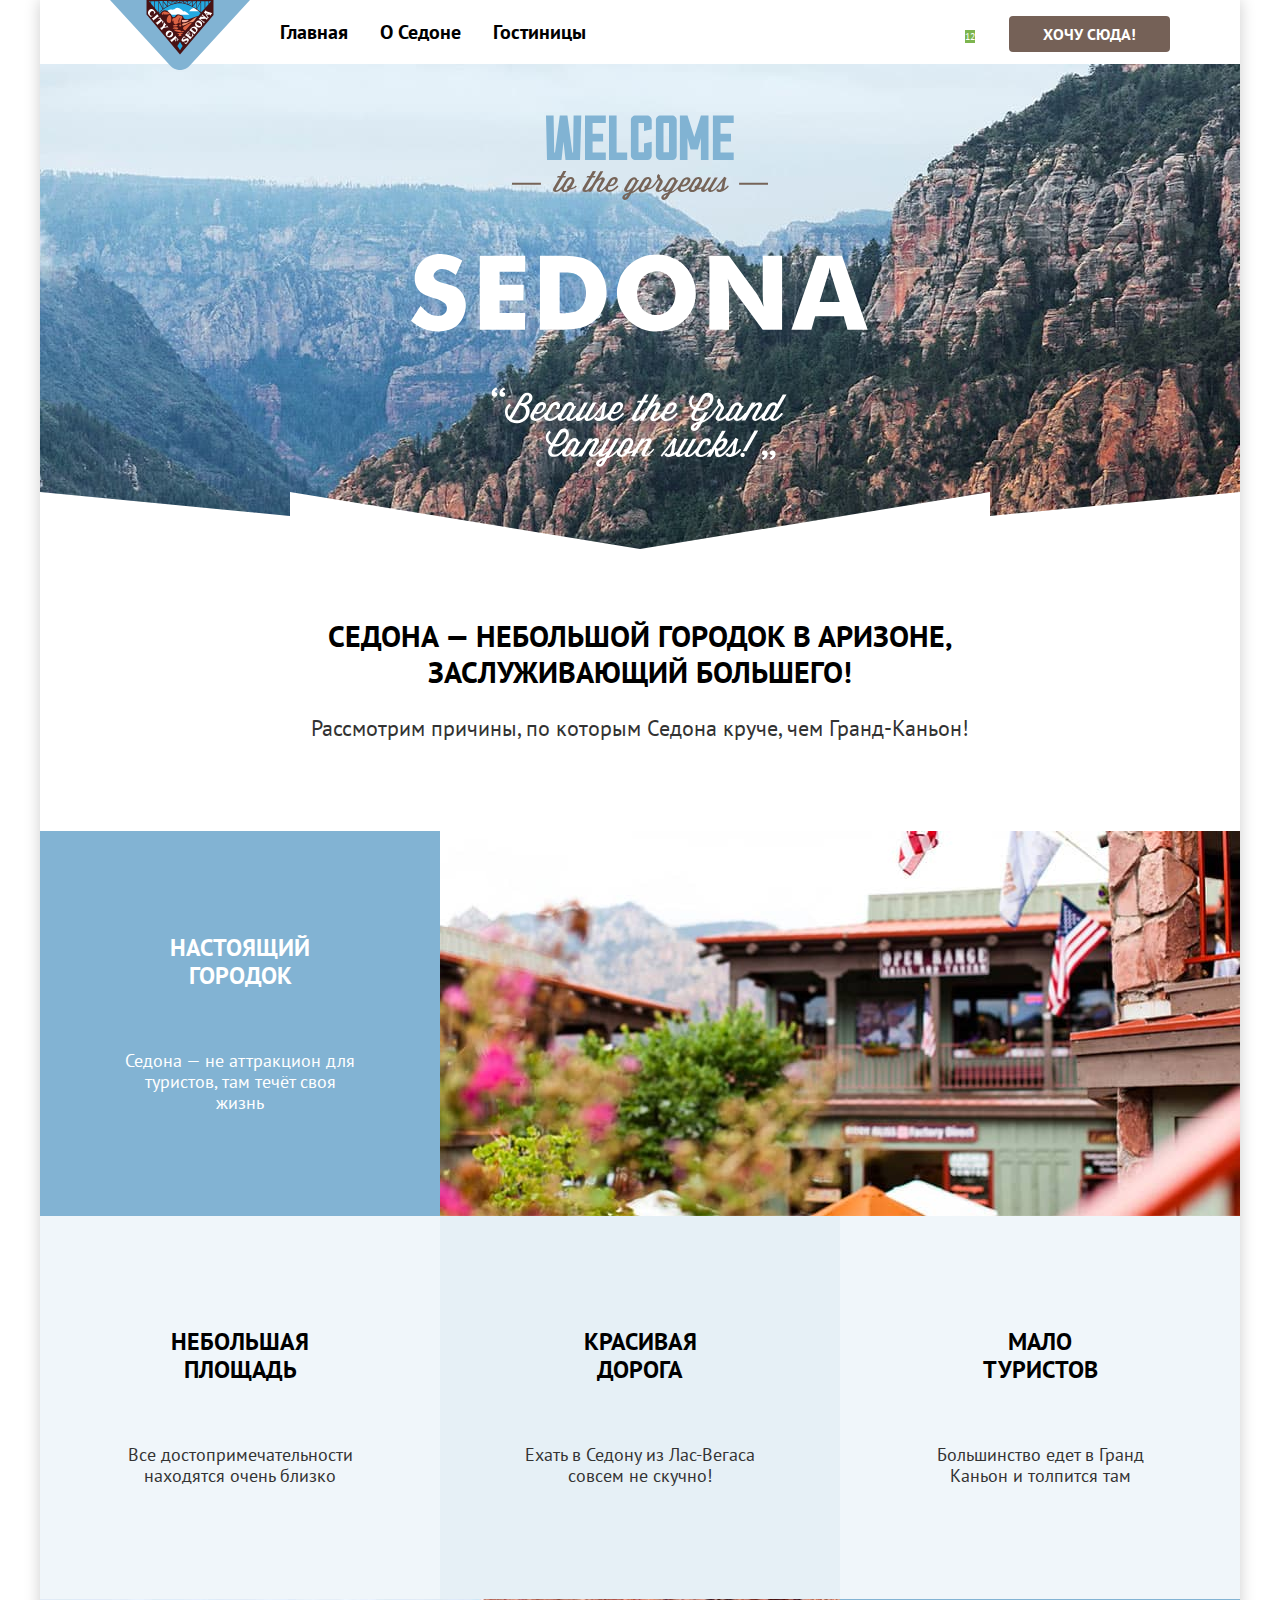
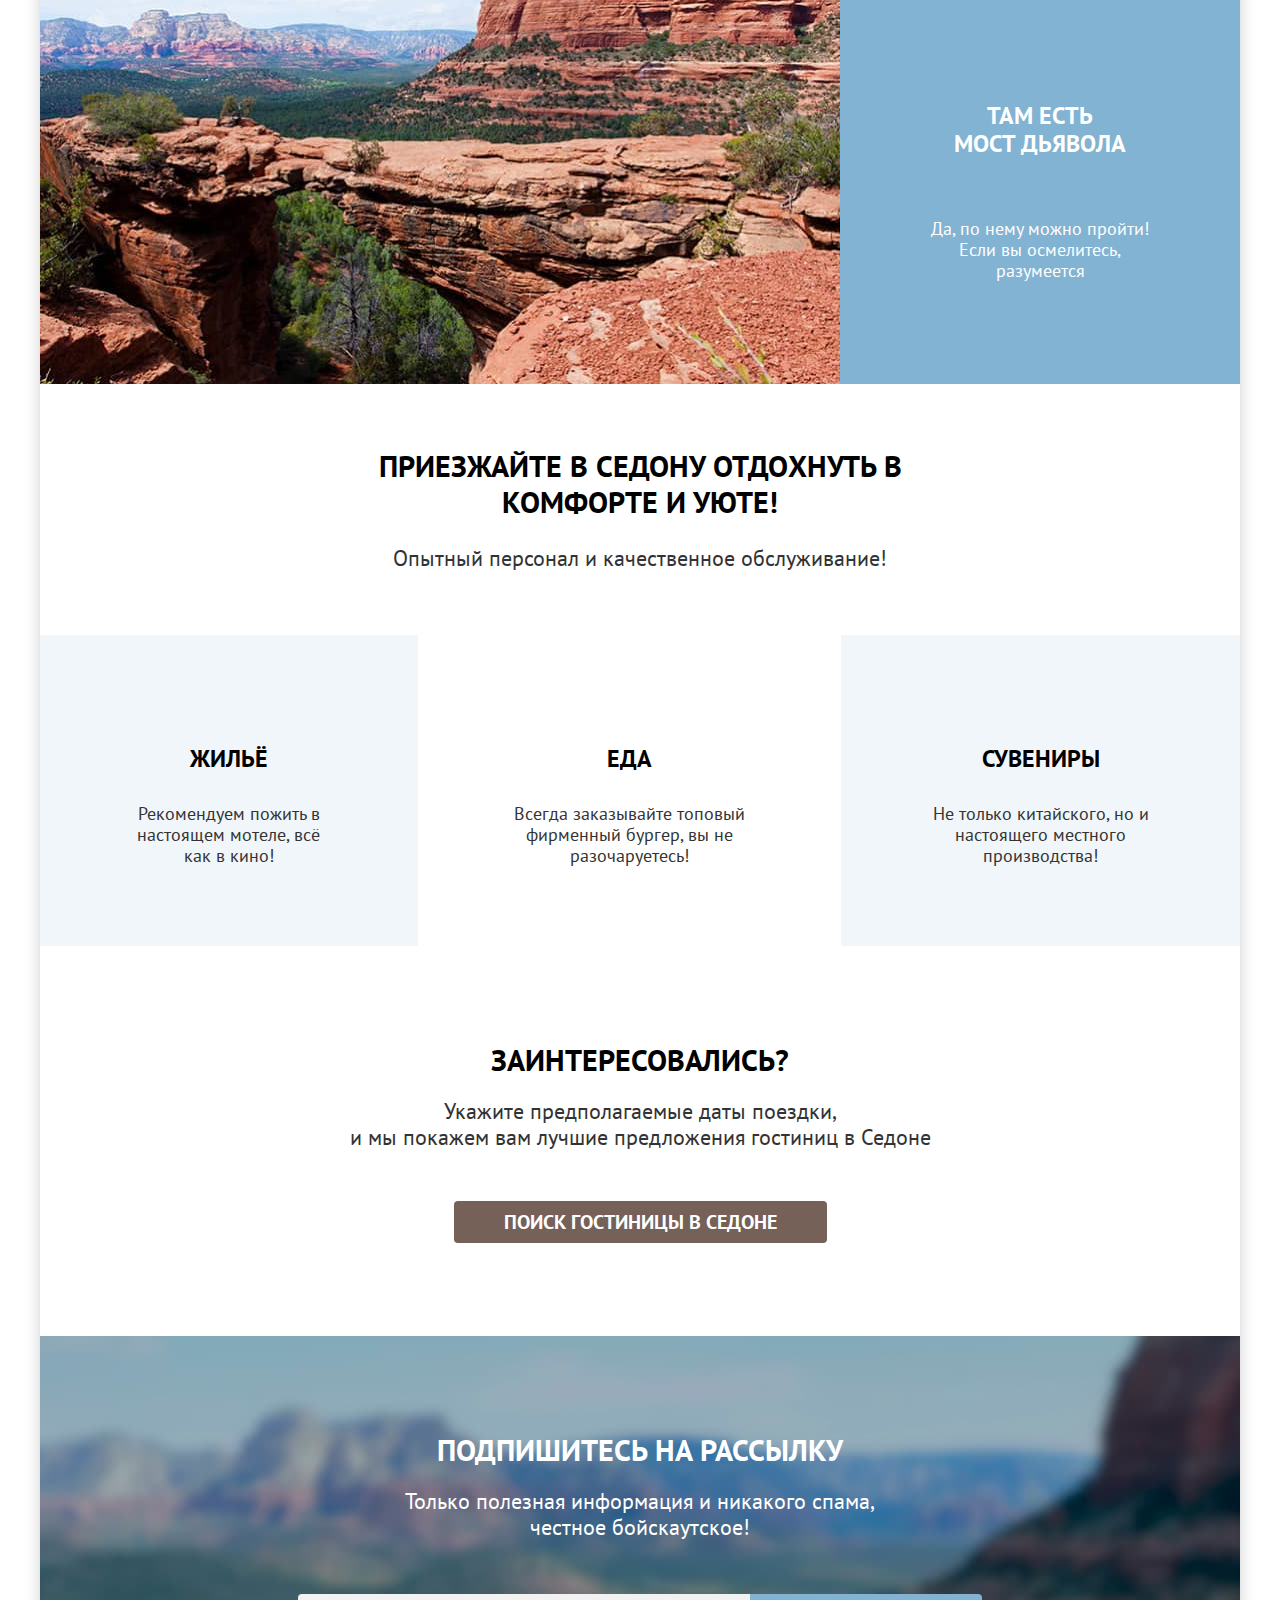
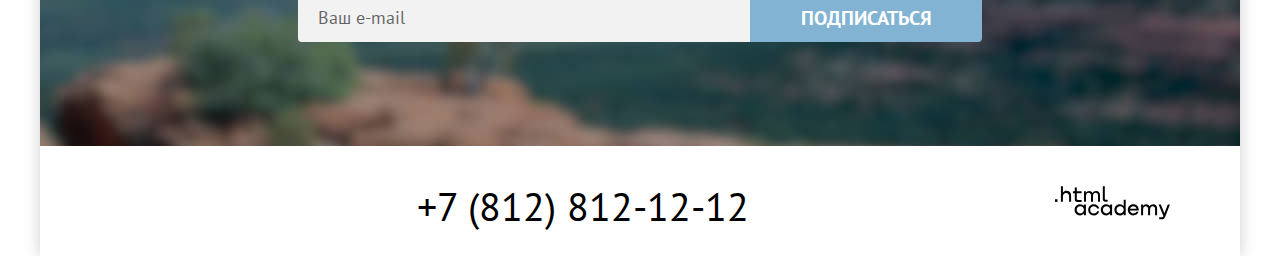
<file: 6/index.html>
<!DOCTYPE html>
<html lang="ru">

  <head>
    <meta charset="utf-8">
    <meta name="viewport" content="width=device-width, initial-scale=1">
    <title>HTML Academy: Седона</title>
    <link rel="icon" href="images/favicons/favicon.ico">
    <link rel="stylesheet" href="styles/style.css">
    <base href="https://htmlacademy-htmlcss.github.io/407617-sedona-38/6/">
</head>

  <body class="page-body">

    <!-- Header -->
    <header class="page-header" data-test="header">
      <nav class="page-navigation">
        <a class="page-header-logo">
          <img class="logo" src="images/logo.svg" width="140" height="70" alt="Логотип компании.">
        </a>
        <ul class="page-navigation-list list">
          <li class="page-navigation-item page-navigation-item-current">
            <a class="page-navigation-link page-navigation-link-current">Главная</a>
          </li>
          <li class="page-navigation-item">
            <a class="page-navigation-link" href="#">О Седоне</a>
          </li>
          <li class="page-navigation-item">
            <a class="page-navigation-link" href="catalog.html">Гостиницы</a>
          </li>
        </ul>
        <ul class="user-navigation-list list">
          <li class="user-navigation-item">
            <a class="user-navigation-link user-search" href="#">
              <span class="visually-hidden">Поиск</span>
            </a>
          </li>
          <li class="user-navigation-item">
            <a class="user-navigation-link user-favorites" href="#">
              <span class="user-counter">12</span>
              <span class="visually-hidden">Избранное</span>
            </a>
          </li>
          <li class="user-navigation-item">
            <a class="user-navigation-link user-navigation-button button" href="#">Хочу сюда!</a>
          </li>
        </ul>
      </nav>
    </header>

    <!-- Main -->
    <main class="main-index main-container" data-test="main">
      <h1 class="visually-hidden">Сайт туристического городка в штате Аризона</h1>

      <section class="hero" data-test="hero">
        <h2 class="visually-hidden">Промо блок</h2>
        <img class="hero-image" src="images/content/welcome.svg" width="458" height="352"
          alt="Welcome to the gorgeous Sedona. Because the Grand Canyon sucks!">
      </section>

      <section class="advantages" data-test="advantages">
        <h2 class="visually-hidden">Преимущества города Седона</h2>
        <p class="advantages-headline section-headline">Седона — небольшой городок в Аризоне, заслуживающий большего!
        </p>
        <p class="advantages-description section-description">Рассмотрим причины, по которым Седона круче, чем
          Гранд-Каньон!</p>

        <ul class="advantages-list list">
          <li class="advantages-item advantages-item-accent">
            <div class="advantages-item-container advantages-item-container-accent">
              <h3 class="advantages-item-headline">Настоящий городок</h3>
              <p class="advantages-item-description">Седона — не аттракцион для туристов, там течёт своя жизнь</p>
            </div>
            <img class="advantages-item-image" src="images/content/catalog/advantages-photo-1.jpg" width="800"
              height="385" alt="Домик с балконом.">
          </li>
          <li class="advantages-item">
            <div class="advantages-item-container">
              <h3 class="advantages-item-headline">Небольшая площадь</h3>
              <p class="advantages-item-description">Все достопримечательности находятся очень близко</p>
            </div>
          </li>
          <li class="advantages-item">
            <div class="advantages-item-container">
              <h3 class="advantages-item-headline">Красивая дорога</h3>
              <p class="advantages-item-description">Ехать в Седону из Лас-Вегаса совсем не скучно!</p>
            </div>
          </li>
          <li class="advantages-item">
            <div class="advantages-item-container">
              <h3 class="advantages-item-headline">Мало туристов</h3>
              <p class="advantages-item-description">Большинство едет в Гранд Каньон и толпится там</p>
            </div>
          </li>
          <li class="advantages-item advantages-item-accent">
            <div class="advantages-item-container advantages-item-contain-reverse advantages-item-container-accent">
              <h3 class="advantages-item-headline">Там есть <br> мост дьявола</h3>
              <p class="advantages-item-description">Да, по нему можно пройти! Если вы осмелитесь, разумеется</p>
            </div>
            <img class="advantages-item-image" src="images/content/catalog/advantages-photo-2.jpg" width="800"
              height="385" alt="Природный мост в окружении красных скал.">
          </li>
        </ul>
      </section>

      <section class="services" data-test="services">
        <h2 class="visually-hidden">Услуги</h2>
        <p class="services-headline section-headline">Приезжайте в Седону отдохнуть в комфорте и уюте!</p>
        <p class="services-description section-description">Опытный персонал и качественное обслуживание!</p>
        <ul class="services-list list">
          <li class="services-item services-item-house">
            <h3 class="services-item-title">Жильё</h3>
            <p class="services-item-description">Рекомендуем пожить в настоящем мотеле, всё как в кино!</p>
          </li>
          <li class="services-item services-item-food">
            <h3 class="services-item-title">Еда</h3>
            <p class="services-item-description">Всегда заказывайте топовый фирменный бургер, вы не разочаруетесь!</p>
          </li>
          <li class="services-item services-item-souvenir">
            <h3 class="services-item-title">Сувениры</h3>
            <p class="services-item-description">Не только китайского, но и настоящего местного производства!</p>
          </li>
        </ul>
      </section>

      <section class="search" data-test="search">
        <h2 class="search-headline section-headline">Заинтересовались?</h2>
        <p class="search-description section-description">Укажите предполагаемые даты поездки,<br> и мы покажем вам
          лучшие предложения гостиниц в Седоне</p>
        <a class="search-button button" href="#">Поиск гостиницы в Cедоне</a>
      </section>

      <section class="subscribe subscribe-index" data-test="subscribe">
        <h2 class="subscribe-headline section-headline">Подпишитесь на рассылку</h2>
        <p class="subscribe-description subscribe-description-index section-description">Только полезная информация и
          никакого спама, честное
          бойскаутское!</p>
        <form class="subscribe-form" action="https://echo.htmlacademy.ru/" method="post">
          <input type="email" id="subscribe-email" name="subscribe-email" placeholder="Ваш e-mail">
          <button class="subscribe-button button" type="submit">Подписаться</button>
        </form>
      </section>
    </main>

    <!-- Footer -->
    <footer class="page-footer" data-test="footer">

      <div class="social">
        <ul class="social-list list">
          <li class="social-item">
            <a class="social-item-link social-item-link-vkontakte" href="https://vk.com/htmlacademy">
              <span class="visually-hidden">Vkontakte</span>
            </a>
          </li>
          <li class="social-item">
            <a class="social-item-link social-item-link-telegram" href="https://t.me/htmlacademy">
              <span class="visually-hidden">Telegram</span>
            </a>
          </li>
          <li class="social-item">
            <a class="social-item-link social-item-link-youtube" href="https://www.youtube.com/user/htmlacademyru">
              <span class="visually-hidden">Youtube</span>
            </a>
          </li>
        </ul>
      </div>
      <div class="phone">
        <a class="phone-link" href="tel:+78128121212">+7 (812) 812-12-12</a>
      </div>
      <div class="copyright">
        <a class="copyright-logo" href="https://htmlacademy.ru">
          <svg class="copyright-logo-image" width="115" height="34" viewBox="0 0 115 34" fill="none" xmlns="http://www.w3.org/2000/svg">
            <path d="M0 13.2564V15.8564H2.5V13.2564H0Z"></path>
            <path d="M11.6 4.85645C10 4.85645 8.8 5.55645 8 6.55645H7.9V0.356445H5.9V15.8564H7.9V10.5564C7.9 8.45645 9.2 6.95645 11.2 6.95645C13 6.95645 14.1 8.35645 14.1 10.1564V15.8564H16.1V9.75644C16.2 6.75644 14.3 4.85645 11.6 4.85645Z"></path>
            <path d="M26.6 5.15645H21.8V1.45645H19.8V5.25645H17.9V7.25645H19.8V13.2564C19.8 14.9564 20.8 15.9564 22.5 15.9564H26.6V13.9564H22.9C22.2 13.9564 21.8 13.5564 21.8 12.8564V7.15645H26.6V5.15645Z"></path>
            <path d="M41.1 4.95645C39.5 4.95645 38.2 5.75644 37.6 7.05645H37.5C36.9 5.85645 35.7 4.95645 34.1 4.95645C32.7 4.95645 31.6 5.75645 31 6.75645H30.9V5.15645H29V15.7564H31V10.3564C31 8.35645 32 6.85645 33.6 6.85645C35.1 6.85645 36 7.85645 36 9.45645V15.7564H38V10.1564C38 7.75645 39.4 6.85645 40.6 6.85645C42.1 6.85645 43 7.85645 43 9.45645V15.7564H45V9.25644C45.1 6.75644 43.6 4.95645 41.1 4.95645Z"></path>
            <path d="M47.8 13.0564C47.8 14.7564 48.8 15.7564 50.6 15.7564H52.6V13.7564H50.9C50.2 13.7564 49.8 13.3564 49.8 12.6564V0.356445H47.8V13.0564Z"></path>
            <path d="M28.9 20.0564C28 18.9564 26.7 18.2564 25 18.2564C21.9 18.2564 19.6 20.5564 19.6 23.8564C19.6 27.1564 21.9 29.4564 25 29.4564C26.8 29.4564 28 28.6564 28.8 27.5564H28.9V29.1564H30.9V18.5564H28.9V20.0564ZM25.3 27.4564C23.1 27.4564 21.7 25.8564 21.7 23.8564C21.7 21.8564 23.1 20.2564 25.3 20.2564C27.5 20.2564 28.9 21.8564 28.9 23.8564C28.9 25.7564 27.5 27.4564 25.3 27.4564Z"></path>
            <path d="M44.2 22.3564C43.7 19.9564 41.6 18.2564 38.8 18.2564C35.4 18.2564 33.2 20.7564 33.2 23.8564C33.2 26.9564 35.4 29.4564 38.8 29.4564C41.6 29.4564 43.7 27.6564 44.2 25.2564H42.1C41.7 26.5564 40.4 27.5564 38.8 27.5564C36.6 27.5564 35.2 25.9564 35.2 23.9564C35.2 21.9564 36.6 20.3564 38.8 20.3564C40.4 20.3564 41.6 21.3564 42.1 22.5564H44.2V22.3564Z"></path>
            <path d="M55.1 20.0564C54.2 18.9564 52.9 18.2564 51.2 18.2564C48.1 18.2564 45.8 20.5564 45.8 23.8564C45.8 27.1564 48.1 29.4564 51.2 29.4564C53 29.4564 54.2 28.6564 55 27.5564H55.1V29.1564H57.1V18.5564H55.1V20.0564ZM51.5 27.4564C49.3 27.4564 47.9 25.8564 47.9 23.8564C47.9 21.8564 49.3 20.2564 51.5 20.2564C53.7 20.2564 55.1 21.8564 55.1 23.8564C55.1 25.7564 53.6 27.4564 51.5 27.4564Z"></path>
            <path d="M68.7 20.1564C67.8 19.0564 66.5 18.2564 64.8 18.2564C61.7 18.2564 59.4 20.5564 59.4 23.8564C59.4 27.1564 61.6 29.4564 64.8 29.4564C66.5 29.4564 67.8 28.6564 68.6 27.6564H68.7V29.1564H70.7V13.7564H68.7V20.1564ZM65.1 27.4564C62.9 27.4564 61.5 25.8564 61.5 23.8564C61.5 21.8564 62.9 20.2564 65.1 20.2564C67.3 20.2564 68.7 21.8564 68.7 23.8564C68.6 25.8564 67.2 27.4564 65.1 27.4564Z"></path>
            <path d="M78.3 18.2564C75 18.2564 72.8 20.7564 72.8 23.8564C72.8 26.8564 74.9 29.4564 78.3 29.4564C80.8 29.4564 82.8 28.1564 83.5 25.8564H81.4C80.9 26.8564 79.8 27.4564 78.4 27.4564C76.5 27.4564 75.1 26.1564 75 24.5564H83.8C84 20.9564 81.8 18.2564 78.3 18.2564ZM78.3 20.1564C80 20.1564 81.3 21.1564 81.6 22.7564H75.1C75.4 21.2564 76.6 20.1564 78.3 20.1564Z"></path>
            <path d="M98.2 18.2564C96.6 18.2564 95.3 19.0564 94.6 20.2564H94.5C93.9 19.0564 92.7 18.2564 91.1 18.2564C89.7 18.2564 88.6 18.9564 88 20.0564V18.5564H86.1V29.1564H88.1V23.7564C88.1 21.7564 89.1 20.3564 90.7 20.2564C92.2 20.2564 93.1 21.2564 93.1 22.8564V29.1564H95.1V23.5564C95.1 21.1564 96.5 20.2564 97.7 20.2564C99.2 20.2564 100.1 21.2564 100.1 22.8564V29.1564H102.1V22.6564C102.2 20.0564 100.7 18.2564 98.2 18.2564Z"></path>
            <path d="M109.4 27.3564L105.8 18.4564H103.6L108.4 30.0564C108.1 30.9564 107.7 31.2564 106.7 31.2564H104.2V33.2564H106.7C108.5 33.2564 109.5 32.4564 110.2 30.6564L114.9 18.4564H112.8L109.4 27.3564Z"></path>
          </svg>
          <span class="visually-hidden">HTML Academy</span>
        </a>
      </div>
    </footer>

  </body>

</html>
</file>
<file: styles/style.css>
@font-face {
  font-family: "PT Sans";
  src: url("../fonts/ptsans-400.woff2") format("woff2");
  font-weight: 400;
  font-style: normal;
  font-display: swap;
}

@font-face {
  font-family: "PT Sans";
  src: url("../fonts/ptsans-700.woff2") format("woff2");
  font-weight: 700;
  font-style: normal;
  font-display: swap;
}

html {
  height: 100%;
}

/* Pages */

.visually-hidden {
  position: absolute;
  width: 1px;
  height: 1px;
  margin: -1px;
  border: 0;
  padding: 0;
  white-space: nowrap;
  clip-path: inset(100%);
  clip: rect(0 0 0 0);
  overflow: hidden;
}

.page-body {
  display: flex;
  flex-direction: column;
  min-height: 100%;
  width: 1200px;
  margin: 0 auto;
  font-family: "PT Sans", sans-serif;
  font-size: 22px;
  line-height: 26px;
  color: #000000;
  box-shadow: 0 0 15px 0 rgba(0, 0, 0, 0.2);
  background-color: #ffffff;
}

.main-container {
  flex-grow: 1;
}

.list {
  margin: 0;
  padding: 0;
  list-style-type: none;
}

.button {
  font-family: inherit;
  font-size: 16px;
  line-height: 20px;
  font-weight: 700;
  color: #ffffff;
  background-color: #756157;
  text-align: center;
  text-transform: uppercase;
  border: none;
  border-radius: 4px;
  cursor: pointer;
}

.button:hover,
.button:focus {
  background-color: #615048;
}

.button:active {
  color: rgba(255, 255, 255, 0.30);
}

.title {
  font-size: 60px;
  line-height: 78px;
  font-weight: 700;
}

.section-headline {
  width: 660px;
  margin: 0 auto;
  font-size: 30px;
  line-height: 36px;
  font-weight: 700;
  text-transform: uppercase;
}

.section-description {
  width: 660px;
  margin: 0 auto;
  color: #333333;
}

/* Header */

.page-navigation {
  display: flex;
  padding: 0 70px;
  justify-content: space-between;
}

.page-header-logo {
  position: absolute;
}

.page-navigation-list {
  display: flex;
  flex-wrap: wrap;
  column-gap: 32px;
  width: 507px;
  padding-left: 170px;
  font-size: 20px;
  line-height: 24px;
  font-weight: 700;
}

.page-navigation-link {
  display: block;
  padding: 20px 0;
  text-decoration: none;
  color: inherit;
}

.user-navigation-list {
  display: flex;
  align-items: center;
  justify-content: flex-end;
  width: 312px;
}

.user-navigation-link {
  padding: 8px 34px;
  text-decoration: none;
}

.user-counter {
  font-size: 10px;
  line-height: 10px;
  text-align: center;
  color: #ffffff;
  background-color: #7db54f;
}

/* Footer */

.page-footer {
  display: flex;
  justify-content: space-between;
  padding: 40px 70px 30px;
}

.phone {
  width: 720px;
  text-align: center;
}

.phone-link {
  font-size: 40px;
  line-height: 40px;
  text-decoration: none;
  color: inherit;
}

.phone-link:focus,
.phone-link:hover {
  /* outline: none; */
  color: #756157;
}

.phone-link:active {
  color: #756157;
  opacity: 0.3;
}

.copyright-logo-image {
  fill: #000000;
}

.copyright-logo-image:hover,
.copyright-logo-image:focus  {
  fill: #756157;
}

.copyright-logo-image:active {
  fill-opacity: 0.3;
}

/* Index */

.main-index {
  text-align: center;
}

/* Hero */

.hero {
  padding-top: 51px;
  padding-bottom: 82px;
  background-color: rgba(131, 179, 211, 0.2);
  background-image: url("../images/content/triangles.svg"),
    url("../images/content/catalog/hero-background.jpg");
  background-size: 100% cover;
  background-repeat: no-repeat;
  background-position: bottom;
}

.hero-image {
  display: block;
  margin: 0 auto;
}

/* Advantages */

.advantages {
  padding-top: 69px;
}

.advantages-description {
  padding-top: 25px;
  padding-bottom: 90px;
}

.advantages-list {
  display: flex;
  flex-wrap: wrap;
}

.advantages-item {
  background-color: #82b3d3;
}

.advantages-item-accent {
  display: flex;
}

.advantages-item-container {
  width: 230px;
  padding: 112px 85px 113px;
}

.advantages-item-container-accent {
  padding: 103px 85px;
}

.advantages-item-contain-reverse {
  order: 1;
}

.advantages-item-headline {
  width: 175px;
  margin: 0 auto;
  padding-bottom: 30px;
  font-size: 24px;
  line-height: 28px;
  text-transform: uppercase;
}

.advantages-item-headline::after {

}

.advantages-item-description {
  margin: 0 auto;
  padding-top: 30px;
  font-size: 18px;
  line-height: 21px;
  color: #333333;
}

.advantages-item-container-accent,
.advantages-item-container-accent .advantages-item-description {
  color: #ffffff;
}

.advantages-item:nth-child(2),
.advantages-item:nth-child(4) {
  background-color: rgba(131, 179, 211, 0.12);
}

.advantages-item:nth-child(3) {
  background-color: rgba(131, 179, 211, 0.2);
}

/* Services */

.services {
  padding-top: 64px;
}

.services-description {
  padding-top: 25px;
  padding-bottom: 64px;
}

.services-list {
  display: flex;
}

.services-item {
  padding: 80px 85px;
}

.services-item-title {
  margin: 0;
  padding: 30px 0;
  font-size: 24px;
  line-height: 28px;
  font-weight: 700;
  text-transform: uppercase;
}

.services-item-description {
  margin: 0;
  font-size: 18px;
  line-height: 21px;
  color: #333333;
}

.services-item:first-child,
.services-item:last-child {
  background-color: rgba(131, 179, 211, 0.12);
}

/* Search */

.search {
  padding-top: 96px;
  padding-bottom: 96px;
}

.search-description {
  padding-top: 20px;
  padding-bottom: 54px;
}

.search-button {
  padding: 8px 50px;
  font-size: 20px;
  line-height: 36px;
  background-color: #756157;
  text-decoration: none;
}

/* Subscribe */

.subscribe {
  padding-top: 96px;
  padding-bottom: 104px;
  text-align: center;
}

.subscribe-index {
  color: #ffffff;
  background-color: rgba(131, 179, 211, 0.8);
  background-image: url("../images/content/catalog/subscribe-blur-photo.jpg");
  background-size: cover;
  background-repeat: no-repeat;
}

.subscribe-description {
  width: 475px;
  padding-top: 20px;
  padding-bottom: 54px;
}

.subscribe-description-index {
  color: #ffffff;
}

.subscribe-form {
  display: grid;
  grid-template-columns: 1fr auto;
  margin: 0 258px;
}

.subscribe-form input {
  padding: 12px 20px;
  font-family: inherit;
  font-size: 18px;
  line-height: 24px;
  background-color: #f2f2f2;
  border: none;
  border-top-left-radius: 4px;
  border-bottom-left-radius: 4px;
  box-sizing: border-box;
}

.subscribe-form input::placeholder {
  color: rgba(0, 0, 0, 0.6);
}

.subscribe-button {
  width: 232px;
  font-size: 20px;
  line-height: 36px;
  background-color: #82b3d3;
  border-bottom-left-radius: 0;
  border-top-left-radius: 0;
}

.subscribe-button:hover,
.subscribe-button:focus {
  background-color: #68a2ca;
}

/* Catalog */

.main-catalog-title {
  position: absolute;
  margin: 0;
  padding-top: 35px;
  padding-left: 70px;
  color: #ffffff;
  cursor: default;
}

.breadcrumbs {
  display: flex;
  font-size: 16px;
  line-height: 21px;
  padding-bottom: 40px;
}

.breadcrumbs-item-link-home {
  width: 12px;
  height: 12px;
  background-color: #fff;
  background-image: url("../images/content/icons/house-breadcrumbs.svg");
  background-repeat: no-repeat;
}

/* Filter */

.filter {
  padding: 121px 70px 0;
  color: #ffffff;
  background-color: rgba(131, 179, 211, 0.8);
  background-image: url("../images/content/catalog/catalog-blur-photo.jpg");
  background-size: cover;
  background-repeat: no-repeat;
}

.filter-form {
  display: flex;
}

.filter-item {
  border: none;
}

.filter-item-cost {
  display: flex;
}

.filter-item-title {
  font-size: 20px;
  line-height: 24px;
  font-weight: 700;
}

.filter-label {
  font-size: 18px;
  line-height: 23px;
}

.input-box {
  margin: 0;
}

.input-box input {
  width: 103px;
  padding: 12px 20px;
  font-family: inherit;
  font-size: 18px;
  line-height: 24px;
  font-weight: 700;
  color: #000000;
  background-color: #f2f2f2;
  border-radius: 4px;
  border: none;
}

.input-box label {
  position: relative;
  right: -123px;
  font-family: inherit;
  font-size: 17px;
  line-height: 24px;
  color: rgba(0, 0, 0, 0.3);
  text-transform: lowercase;
}

.filter-button-box {
  display: flex;
  justify-content: end;
  flex-direction: column;
  gap: 32px;
}

.filter-button {
  padding: 8px 50px;
  background-color: #82b3d3;
}

.filter-button:hover,
.filter-button:focus {
  background-color: #68a2ca;
}

.filter-button-reset {
  padding: 8px 50px;
  background-color: transparent;
}

.filter-button-reset:hover{
  color: rgba(255, 255, 255, 0.6);
  background-color: transparent;
}

.filter-button-reset:focus {
  outline: 2px solid #82b3d3;
  background-color: transparent;
}

.filter-button-reset:active {
  color: rgba(255, 255, 255, 0.3);
  /* outline: none; */
}

/* Search-group */

.search-group {
  display: flex;
  justify-content: space-between;
  align-items: center;
  padding: 50px 70px 20px;
}

.search-name {
  margin: 0;
  font-size: 30px;
  line-height: 38px;
  font-weight: 700;
  text-transform: uppercase;
}

.search-priority {
  min-width: 292px;
  margin-left: auto;
  margin-right: 70px;
  font-family: inherit;
  font-size: 18px; /* ? line-height 24 */
  line-height: 21px;
  padding: 14px 20px;
  color: #333333;
  align-self: center;
  border: 2px solid #e5e5e5;
  border-radius: 4px;
  box-sizing: border-box;
}

.search-priority:hover,
.search-priority:focus {
  border: 2px solid #68a2ca;
}

.search-priority:active {
  color: rgba(255, 255, 255, 0.30); /* text is missing */
}

.switches-list {
  display: flex;
  justify-content: space-between;
  align-items: center;
  gap: 8px;
}

.switches-item-link {
  display: block;
  width: 48px;
  height: 48px;
  border: 2px solid #e5e5e5;
  border-radius: 4px;
  background-repeat: no-repeat;
  background-position: center;
  box-sizing: border-box;
}

.switches-item-link-current {
  border-color: #000000;
}

.switches-item-link:focus {
  outline: none;
  border-color: #68a2ca;
}

.switches-item-link:active,
.switches-item-link:hover {
  border-color: #000000;
}


.group-small-cards {
  background-image: url("/images/content/icons/tile.svg");
}

.group-big-cards {
  background-image: url("/images/content/icons/slide.svg");
}

.group-list {
  background-image: url("/images/content/icons/list.svg");
}

/* Cards */

.cards {
  padding: 20px 70px;
}

.cards-list {
  display: grid;
  grid-template-columns: repeat(3, 340px);
  gap: 20px;
  padding-bottom: 40px;
}

.cards-box {
  display: grid;
  grid-template-columns: repeat(2, 140px);
  grid-template-rows: 212px 1fr;
  column-gap: 20px;
  row-gap: 16px;
  align-items: center;
  padding: 20px;
  border: 1px solid #e6e6e6;
  border-radius: 4px;
  box-sizing: border-box;
}

.cards-title-link {
  grid-column: 1 / -1;
  text-decoration: none;
  color: inherit;
}

.cards-title {
  margin: 0;
  font-size: 24px;
  line-height: 28px;
  font-weight: 700;
}

.cards-item-image {
  order: -1;
  grid-column: 1 / -1;
}

.cards-image {
  display: block;
}

.cards-link {
  padding: 8px;
  text-decoration: none;
}

.cards-item-service,
.cards-item-price {
  font-size: 18px;
  line-height: 21px;
  color: #333333;
}

.cards-item-price {
  justify-self: end;
}

.cards-button {
  padding: 8px;
  background-color: #82b3d3;
}

.cards-button:hover,
.cards-button:focus {
  background-color: #68a2ca;
}

.cards-button-current {
  background-color: #7db54f;
}

.cards-button-current:hover,
.cards-button-current:focus {
  background-color: #6c9e42;
}

.cards-button-current:active {
  color: rgba(255, 255, 255, 0.30);
}

.contaner-stars {
  display: flex;
  gap: 6px;
}

.cards-item-rating {
  margin: 0;
  padding: 8px;
  text-align: center;
  font-size: 16px;
  line-height: 20px;
  text-transform: uppercase;
  color: #333333;
  background-color: #f2f2f2;
  border-radius: 4px;
}

/* Pagination */

.pagination {
  display: flex;
  gap: 8px;
  padding: 40px 0 40px;
  border-top: 1px solid #e6e6e6;
}

.pagination-item {
  display: flex;
  flex-wrap: wrap;
}

.pagination-item-link {
  width: 60px;
  height: 60px;
  padding: 17px 0;
  text-align: center;
  text-decoration: none;
  color: #ffffff;
  background-color: #82b3d3;
  border-radius: 4px;
  box-sizing: border-box;
}

.pagination-item-link-current,
.pagination-item-link-empty {
  color: #000000;
  background-color: #f2f2f2;
}

.pagination-item-link:hover,
.pagination-item-link:focus {
  background-color: #68a2ca;
}

.pagination-item-link:active {
  color: rgba(255, 255, 255, 0.30);
}

.pagination-item-link-current:hover,
.pagination-item-link-empty:hover {
  color: #000000;
  background-color: #f2f2f2;
}
</file>
<file: 4/styles/style.css>
@font-face {
  font-family: "PT Sans";
  src: url("../fonts/ptsans-400.woff2") format("woff2");
  font-weight: 400;
  font-style: normal;
  font-display: swap;
}

@font-face {
  font-family: "PT Sans";
  src: url("../fonts/ptsans-700.woff2") format("woff2");
  font-weight: 700;
  font-style: normal;
  font-display: swap;
}

/* Pages */

.visually-hidden {
  position: absolute;
  width: 1px;
  height: 1px;
  margin: -1px;
  border: 0;
  padding: 0;
  white-space: nowrap;
  clip-path: inset(100%);
  clip: rect(0 0 0 0);
  overflow: hidden;
}

img {
  display: block;
}

.page-body {
  font-family: "PT Sans", sans-serif;
  font-size: 22px;
  line-height: 26px;
  color: #000000;
  background: #f2f2f2;
  margin: 0;
}

.list {
  margin: 0;
  padding: 0;
  list-style-type: none;
}

.link {
  text-decoration: none;
  color: inherit;
}

.button {
  font-size: 16px;
  line-height: 20px;
  font-weight: 700;
  color: #ffffff;
  background-color: #756157;
  text-transform: uppercase;
  border: none;
  cursor: pointer;
}

.title {
  font-size: 60px;
  line-height: 78px;
  font-weight: 700;
}

.section-headline {
  font-size: 30px;
  line-height: 36px;
  font-weight: 700;
  text-transform: uppercase;
}

.section-description {
  color: #333333;
}

/* Header */

.navigation-link {
  font-size: 20px;
  line-height: 24px;
  font-weight: 700;
  text-align: center;
  color: inherit;
}

.user-counter {
  font-size: 10px;
  line-height: 10px;
  text-align: center;
  color: #ffffff;
  background-color: #7db54f;
}

/* Footer */

.phone-link {
  font-size: 40px;
  line-height: 40px;
}

/* Index */

.main-index {
  text-align: center;
}

.hero {
  background-color: #82b3d380;
  background-image: url("../images/content/catalog/hero-background.jpg");
  background-size: 100%, auto;
  background-repeat: no-repeat;
}

.advantages-list {
  text-align: center;
}

.advantages-item {
  background-color: #82b3d3;
}

.advantages-item-headline {
  font-size: 24px;
}

.advantages-item-description {
  font-size: 18px;
  color: #333333;
}

.advantages-item:nth-child(2),
.advantages-item:nth-child(4) {
  background-color: #82b3d312;
}

.advantages-item:nth-child(3) {
  background-color: #82b3d320;
}

.advantages-item-contain,
.advantages-item-contain .advantages-item-description {
  color: #ffffff;
}

.services-item-title {
  font-size: 24px;
  line-height: 28px;
  font-weight: 700;
}

.services-item-description {
  font-size: 18px;
  line-height: 21px;
}

.services-item:first-child,
.services-item:last-child {
  background-color: #82b3d312;
}

.search-button {
  font-size: 20px;
  line-height: 36px;
}

.subscribe-index {
  color: #ffffff;
  background-color: #82b3d380;
  background-image: url("../images/content/catalog/subscribe-blur-photo.jpg");
  background-size: 100%, auto;
  background-repeat: no-repeat;
}

.subscribe-description {
  color: #ffffff;
}

.subscribe-button {
  font-size: 20px;
  line-height: 36px;
  background-color: #82b3d3;
}

/* Catalog */

.main-catalog-title {
  position: absolute;
  color: #ffffff;
  cursor: default;
}

.filter {
  padding-top: 121px;
  color: #ffffff;
  background-color: #82b3d380;
  background-image: url("../images/content/catalog/catalog-blur-photo.jpg");
  background-size: 100%, auto;
  background-repeat: no-repeat;
}

.filter-form {
  display: flex;
}

.filter-item {
  border: none;
}

.filter-item-title {
  font-size: 20px;
  line-height: 24px;
  font-weight: 700;
}

.filter-label {
  font-size: 18px;
  line-height: 23px;
}

.input-box-label {
  font-size: 18px;
  line-height: 24px;
  color: #f2f2f2;
  text-transform: lowercase;
}

.filter-button {
  background-color: #82b3d3;
}

.filter-button__reset {
  background-color: inherit;
}

.search-name {
  font-size: 30px;
  line-height: 38px;
  font-weight: 700;
  text-transform: uppercase;
}

.cards-item-title {
  font-size: 24px;
  line-height: 28px;
  font-weight: 700;
}

.cards-item-service,
.cards-item-price {
  font-size: 18px;
  line-height: 21px;
  color: #333333;
}

.cards-item-rating {
  font-size: 16px;
  line-height: 20px;
  color: #333333;
  text-transform: uppercase;
}

.cards-button {
  background-color: #82b3d3;
}

.cards-button__active {
  background-color: #7db54f;
}

.pagination-item-link {
  color: #ffffff;
  background-color: #82b3d3;
}

.pagination-item-link__current {
  color: #000000;
  background-color: #f2f2f2;
}

.pagination-item-link__empty {
  color: #000000;
  background-color: inherit;
}

.subscribe-catalog {
  text-align: center;
}
</file>
<file: 5/styles/style.css>
@font-face {
  font-family: "PT Sans";
  src: url("../fonts/ptsans-400.woff2") format("woff2");
  font-weight: 400;
  font-style: normal;
  font-display: swap;
}

@font-face {
  font-family: "PT Sans";
  src: url("../fonts/ptsans-700.woff2") format("woff2");
  font-weight: 700;
  font-style: normal;
  font-display: swap;
}

html {
  height: 100%;
}

/* Pages */

.visually-hidden {
  position: absolute;
  width: 1px;
  height: 1px;
  margin: -1px;
  border: 0;
  padding: 0;
  white-space: nowrap;
  clip-path: inset(100%);
  clip: rect(0 0 0 0);
  overflow: hidden;
}

.page-body {
  display: flex;
  flex-direction: column;
  min-height: 100%;
  width: 1200px;
  margin: 0 auto;
  font-family: "PT Sans", sans-serif;
  font-size: 22px;
  line-height: 26px;
  color: #000000;
  box-shadow: 0 0 15px 0 rgba(0, 0, 0, 0.2);
  background-color: #ffffff;
}

.main-container {
  flex-grow: 1;
}

.list {
  margin: 0;
  padding: 0;
  list-style-type: none;
}

.link {
  text-decoration: none;
  color: inherit;
}

.button {
  padding: 8px 50px;
  font-size: 16px;
  line-height: 20px;
  font-weight: 700;
  color: #ffffff;
  background-color: #756157;
  text-align: center;
  text-transform: uppercase;
  border: none;
  border-radius: 4px;
  cursor: pointer;
}

.title {
  font-size: 60px;
  line-height: 78px;
  font-weight: 700;
}

.section-headline {
  width: 660px;
  margin: 0 auto;
  font-size: 30px;
  line-height: 36px;
  font-weight: 700;
  text-transform: uppercase;
}

.section-description {
  width: 660px;
  margin: 0 auto;
  color: #333333;
}

/* Header */

.page-navigation {
  display: flex;
  padding: 0 70px;
}

.page-header-logo {
  position: absolute;
}

.page-navigation-list {
  display: flex;
  align-items: center;
  flex-grow: 1;
  flex-wrap: wrap;
  column-gap: 32px;
  padding-left: 170px;
  font-size: 20px;
  line-height: 24px;
  font-weight: 700;
}

.page-navigation-item {
  padding: 20px 0;
}

.page-navigation-item-current {
  border-bottom: 2px solid #756257;
  height: 64px;
  box-sizing: border-box;
  cursor: default;
}

.navigation-link {
  font-size: 20px;
  line-height: 24px;
  font-weight: 700;
  text-align: center;
  color: inherit;
}

.user-navigation-list {
  display: flex;
  align-items: center;
  justify-content: flex-end;
  width: 268px;
}

.user-navigation-link {
  align-self: center;
}

.user-counter {
  font-size: 10px;
  line-height: 10px;
  text-align: center;
  color: #ffffff;
  background-color: #7db54f;
}

/* Footer */

.page-footer {
  display: flex;
  justify-content: space-between;
  padding: 40px 70px 30px;
}

.phone {
  width: 340px;
  text-align: center;
}

.phone-link {
  font-size: 40px;
  line-height: 40px;
}

/* Index */

.main-index {
  text-align: center;
}

/* Hero */

.hero {
  padding-top: 51px;
  padding-bottom: 82px;
  background-color: rgba(131, 179, 211, 0.2);
  background-image: url("../images/content/catalog/hero-background.jpg");
  background-size: cover;
  background-repeat: no-repeat;
}

.hero-image {
  display: block;
  margin: 0 auto;
}

/* Advantages */

.advantages {
  padding-top: 69px;
}

.advantages-description {
  padding-top: 25px;
  padding-bottom: 90px;
}

.advantages-list {
  display: flex;
  flex-wrap: wrap;
}

.advantages-item-accent {
  display: flex;
}

.advantages-item-contain-reverse {
  order: 1;
}

.advantages-item {
  background-color: #82b3d3;
}

.advantages-item-container {
  width: 230px;
  padding: 103px 85px;
  text-align: center;
}


.advantages-item-headline {
  width: 175px;
  margin: 0 auto;
  padding-bottom: 30px;
  font-size: 24px;
  line-height: 28px;
  text-transform: uppercase;
}

.advantages-item-description {
  margin: 0;
  padding-top: 30px;
  font-size: 18px;
  line-height: 21px;
  color: #333333;
}

.advantages-item-container-accent,
.advantages-item-container-accent .advantages-item-description {
  color: #ffffff;
}

.advantages-item:nth-child(2),
.advantages-item:nth-child(4) {
  background-color: rgba(131, 179, 211, 0.12);
}

.advantages-item:nth-child(3) {
  background-color: rgba(131, 179, 211, 0.2);
}

/* Services */

.services {
  padding-top: 64px;
}

.services-description {
  padding-top: 25px;
  padding-bottom: 64px;
}

.services-list {
  display: flex;
}

.services-item {
  padding: 80px 85px;
}

.services-item-title {
  margin: 0;
  padding: 30px 0;
  font-size: 24px;
  line-height: 28px;
  font-weight: 700;
  text-transform: uppercase;
}

.services-item-description {
  margin: 0;
  font-size: 18px;
  line-height: 21px;
  color: #333333;
}

.services-item:first-child,
.services-item:last-child {
  background-color: rgba(131, 179, 211, 0.12);
}

/* Search */

.search {
  padding-top: 96px;
  padding-bottom: 96px;
}

.search-description {
  padding-top: 20px;
  padding-bottom: 54px;
}

.search-button {
  font-size: 20px;
  line-height: 36px;
  background-color: #756157;
}

/* Subscribe */

.subscribe {
  padding: 96px 258px 104px;
  text-align: center;
}

.subscribe-index {
  color: #ffffff;
  background-color: rgba(131, 179, 211, 0.8);
  background-image: url("../images/content/catalog/subscribe-blur-photo.jpg");
  background-size: cover;
  background-repeat: no-repeat;
}

.subscribe-description {
  width: 475px;
  padding-top: 20px;
  padding-bottom: 54px;
  color: #ffffff;
}

.subscribe-form input {
  width: 100%;
  padding: 12px 20px;
  font-family: "PT Sans", sans-serif;
  font-size: 18px;
  line-height: 28px;
  background-color: #f2f2f2;
  border: none;
  border-radius: 4px;
  box-sizing: border-box;
}

.subscribe-form input::placeholder {
  color: rgba(0, 0, 0, 0.6);
}

/* wrong decision. i'll think of something else */
.subscribe-button {
  position: absolute;
  right: 357px;
  font-size: 20px;
  line-height: 36px;
  background-color: #82b3d3;
  border-bottom-left-radius: 0;
  border-top-left-radius: 0;
}

/* Catalog */

.main-catalog-title {
  position: absolute;
  margin: 0;
  padding-top: 35px;
  padding-left: 70px;
  color: #ffffff;
  cursor: default;
}

.breadcrumbs {
  display: flex;
  font-size: 16px;
  line-height: 21px;
  padding-bottom: 40px;
}

.breadcrumbs-item-link-home {
  width: 12px;
  height: 12px;
  background-color: #fff;
  background-image: url("../images/content/icons/house-breadcrumbs.svg");
  background-repeat: no-repeat;
}

/* Filter */

.filter {
  padding: 121px 70px 0;
  color: #ffffff;
  background-color: rgba(131, 179, 211, 0.8);
  background-image: url("../images/content/catalog/catalog-blur-photo.jpg");
  background-size: cover;
  background-repeat: no-repeat;
}

.filter-form {
  display: flex;
}

.filter-item {
  border: none;
}

.filter-item-title {
  font-size: 20px;
  line-height: 24px;
  font-weight: 700;
}

.filter-label {
  font-size: 18px;
  line-height: 23px;
}

.input-box-label {
  font-size: 18px;
  line-height: 24px;
  color: #f2f2f2;
  text-transform: lowercase;
}

.filter-button {
  background-color: #82b3d3;
}

.filter-button-reset {
  background-color: transparent;
}

/* Search-group */

.search-group {
  display: flex;
  justify-content: space-between;
  padding: 50px 70px 20px;
}

.search-priority {
  align-self: center;
}

.search-name {
  font-size: 30px;
  line-height: 38px;
  font-weight: 700;
  text-transform: uppercase;
}

/* Cards */

.cards {
  padding: 20px 70px;
}

.cards-list {
  display: flex;
  flex-wrap: wrap;
  gap: 20px;
  padding-bottom: 40px;
}

.cards-box {
  display: flex;
  flex-direction: column;
  width: 340px;
  padding: 20px;
  border: 1px solid #e6e6e6;
  border-radius: 4px;
  box-sizing: border-box;
}

.cards-item-title {
  font-size: 24px;
  line-height: 28px;
  font-weight: 700;
}

.cards-item-image {
  order: -1;
}

.cards-item-service,
.cards-item-price {
  font-size: 18px;
  line-height: 21px;
  color: #333333;
}

.cards-item-rating {
  font-size: 16px;
  line-height: 20px;
  color: #333333;
  text-transform: uppercase;
}

.cards-button {
  background-color: #82b3d3;
}

.cards-button-active {
  background-color: #7db54f;
}

/* Pagination */

.pagination {
  display: flex;
  gap: 8px;
  padding: 40px 0 40px;
  border-top: 1px solid #e6e6e6;
}

.pagination-item {
  display: flex;
  flex-wrap: wrap;
}

.pagination-item-link {
  width: 60px;
  padding: 17px 0;
  color: #ffffff;
  background-color: #82b3d3;
  border-radius: 4px;
  flex-grow: 1;
  align-self: center;
  text-align: center;
}

.pagination-item-link-current,
.pagination-item-link-empty {
  color: #000000;
  background-color: #f2f2f2;
}


.pagination-item-link:hover,
.pagination-item-link:focus {
  background-color: #68a2ca;
}

.pagination-item-link:active {
  color: rgba(255, 255, 255, 0.30);
}

.pagination-item-link-current:hover,
.pagination-item-link-empty:hover {
  color: #000000;
  background-color: #f2f2f2;
}
</file>
<file: 6/styles/style.css>
@font-face {
  font-family: "PT Sans";
  src: url("../fonts/ptsans-400.woff2") format("woff2");
  font-weight: 400;
  font-style: normal;
  font-display: swap;
}

@font-face {
  font-family: "PT Sans";
  src: url("../fonts/ptsans-700.woff2") format("woff2");
  font-weight: 700;
  font-style: normal;
  font-display: swap;
}

html {
  height: 100%;
}

/* Pages */

.visually-hidden {
  position: absolute;
  width: 1px;
  height: 1px;
  margin: -1px;
  border: 0;
  padding: 0;
  white-space: nowrap;
  clip-path: inset(100%);
  clip: rect(0 0 0 0);
  overflow: hidden;
}

.page-body {
  display: flex;
  flex-direction: column;
  min-height: 100%;
  width: 1200px;
  margin: 0 auto;
  font-family: "PT Sans", sans-serif;
  font-size: 22px;
  line-height: 26px;
  color: #000000;
  box-shadow: 0 0 15px 0 rgba(0, 0, 0, 0.2);
  background-color: #ffffff;
}

.main-container {
  flex-grow: 1;
}

.list {
  margin: 0;
  padding: 0;
  list-style-type: none;
}

.button {
  font-family: inherit;
  font-size: 16px;
  line-height: 20px;
  font-weight: 700;
  color: #ffffff;
  background-color: #756157;
  text-align: center;
  text-transform: uppercase;
  border: none;
  border-radius: 4px;
  cursor: pointer;
}

.button:hover,
.button:focus {
  background-color: #615048;
}

.button:active {
  color: rgba(255, 255, 255, 0.30);
}

.title {
  font-size: 60px;
  line-height: 78px;
  font-weight: 700;
}

.section-headline {
  width: 660px;
  margin: 0 auto;
  font-size: 30px;
  line-height: 36px;
  font-weight: 700;
  text-transform: uppercase;
}

.section-description {
  width: 660px;
  margin: 0 auto;
  color: #333333;
}

/* Header */

.page-navigation {
  display: flex;
  padding: 0 70px;
  justify-content: space-between;
}

.page-header-logo {
  position: absolute;
}

.page-navigation-list {
  display: flex;
  flex-wrap: wrap;
  column-gap: 32px;
  width: 507px;
  padding-left: 170px;
  font-size: 20px;
  line-height: 24px;
  font-weight: 700;
}

.page-navigation-link {
  display: block;
  padding: 20px 0;
  text-decoration: none;
  color: inherit;
}

.user-navigation-list {
  display: flex;
  align-items: center;
  justify-content: flex-end;
  width: 312px;
}

.user-navigation-link {
  padding: 8px 34px;
  text-decoration: none;
}

.user-counter {
  font-size: 10px;
  line-height: 10px;
  text-align: center;
  color: #ffffff;
  background-color: #7db54f;
}

/* Footer */

.page-footer {
  display: flex;
  justify-content: space-between;
  padding: 40px 70px 30px;
}

.phone {
  width: 720px;
  text-align: center;
}

.phone-link {
  font-size: 40px;
  line-height: 40px;
  text-decoration: none;
  color: inherit;
}

.phone-link:focus,
.phone-link:hover {
  /* outline: none; */
  color: #756157;
}

.phone-link:active {
  color: #756157;
  opacity: 0.3;
}

.copyright-logo-image {
  fill: #000000;
}

.copyright-logo-image:hover,
.copyright-logo-image:focus  {
  fill: #756157;
}

.copyright-logo-image:active {
  fill-opacity: 0.3;
}

/* Index */

.main-index {
  text-align: center;
}

/* Hero */

.hero {
  padding-top: 51px;
  padding-bottom: 82px;
  background-color: rgba(131, 179, 211, 0.2);
  background-image: url("../images/content/triangles.svg"),
    url("../images/content/catalog/hero-background.jpg");
  background-size: 100% cover;
  background-repeat: no-repeat;
  background-position: bottom;
}

.hero-image {
  display: block;
  margin: 0 auto;
}

/* Advantages */

.advantages {
  padding-top: 69px;
}

.advantages-description {
  padding-top: 25px;
  padding-bottom: 90px;
}

.advantages-list {
  display: flex;
  flex-wrap: wrap;
}

.advantages-item {
  background-color: #82b3d3;
}

.advantages-item-accent {
  display: flex;
}

.advantages-item-container {
  width: 230px;
  padding: 112px 85px 113px;
}

.advantages-item-container-accent {
  padding: 103px 85px;
}

.advantages-item-contain-reverse {
  order: 1;
}

.advantages-item-headline {
  width: 175px;
  margin: 0 auto;
  padding-bottom: 30px;
  font-size: 24px;
  line-height: 28px;
  text-transform: uppercase;
}

.advantages-item-headline::after {

}

.advantages-item-description {
  margin: 0 auto;
  padding-top: 30px;
  font-size: 18px;
  line-height: 21px;
  color: #333333;
}

.advantages-item-container-accent,
.advantages-item-container-accent .advantages-item-description {
  color: #ffffff;
}

.advantages-item:nth-child(2),
.advantages-item:nth-child(4) {
  background-color: rgba(131, 179, 211, 0.12);
}

.advantages-item:nth-child(3) {
  background-color: rgba(131, 179, 211, 0.2);
}

/* Services */

.services {
  padding-top: 64px;
}

.services-description {
  padding-top: 25px;
  padding-bottom: 64px;
}

.services-list {
  display: flex;
}

.services-item {
  padding: 80px 85px;
}

.services-item-title {
  margin: 0;
  padding: 30px 0;
  font-size: 24px;
  line-height: 28px;
  font-weight: 700;
  text-transform: uppercase;
}

.services-item-description {
  margin: 0;
  font-size: 18px;
  line-height: 21px;
  color: #333333;
}

.services-item:first-child,
.services-item:last-child {
  background-color: rgba(131, 179, 211, 0.12);
}

/* Search */

.search {
  padding-top: 96px;
  padding-bottom: 96px;
}

.search-description {
  padding-top: 20px;
  padding-bottom: 54px;
}

.search-button {
  padding: 8px 50px;
  font-size: 20px;
  line-height: 36px;
  background-color: #756157;
  text-decoration: none;
}

/* Subscribe */

.subscribe {
  padding-top: 96px;
  padding-bottom: 104px;
  text-align: center;
}

.subscribe-index {
  color: #ffffff;
  background-color: rgba(131, 179, 211, 0.8);
  background-image: url("../images/content/catalog/subscribe-blur-photo.jpg");
  background-size: cover;
  background-repeat: no-repeat;
}

.subscribe-description {
  width: 475px;
  padding-top: 20px;
  padding-bottom: 54px;
}

.subscribe-description-index {
  color: #ffffff;
}

.subscribe-form {
  display: grid;
  grid-template-columns: 1fr auto;
  margin: 0 258px;
}

.subscribe-form input {
  padding: 12px 20px;
  font-family: inherit;
  font-size: 18px;
  line-height: 24px;
  background-color: #f2f2f2;
  border: none;
  border-top-left-radius: 4px;
  border-bottom-left-radius: 4px;
  box-sizing: border-box;
}

.subscribe-form input::placeholder {
  color: rgba(0, 0, 0, 0.6);
}

.subscribe-button {
  width: 232px;
  font-size: 20px;
  line-height: 36px;
  background-color: #82b3d3;
  border-bottom-left-radius: 0;
  border-top-left-radius: 0;
}

.subscribe-button:hover,
.subscribe-button:focus {
  background-color: #68a2ca;
}

/* Catalog */

.main-catalog-title {
  position: absolute;
  margin: 0;
  padding-top: 35px;
  padding-left: 70px;
  color: #ffffff;
  cursor: default;
}

.breadcrumbs {
  display: flex;
  font-size: 16px;
  line-height: 21px;
  padding-bottom: 40px;
}

.breadcrumbs-item-link-home {
  width: 12px;
  height: 12px;
  background-color: #fff;
  background-image: url("../images/content/icons/house-breadcrumbs.svg");
  background-repeat: no-repeat;
}

/* Filter */

.filter {
  padding: 121px 70px 0;
  color: #ffffff;
  background-color: rgba(131, 179, 211, 0.8);
  background-image: url("../images/content/catalog/catalog-blur-photo.jpg");
  background-size: cover;
  background-repeat: no-repeat;
}

.filter-form {
  display: flex;
}

.filter-item {
  border: none;
}

.filter-item-cost {
  display: flex;
}

.filter-item-title {
  font-size: 20px;
  line-height: 24px;
  font-weight: 700;
}

.filter-label {
  font-size: 18px;
  line-height: 23px;
}

.input-box {
  margin: 0;
}

.input-box input {
  width: 103px;
  padding: 12px 20px;
  font-family: inherit;
  font-size: 18px;
  line-height: 24px;
  font-weight: 700;
  color: #000000;
  background-color: #f2f2f2;
  border-radius: 4px;
  border: none;
}

.input-box label {
  position: relative;
  right: -123px;
  font-family: inherit;
  font-size: 17px;
  line-height: 24px;
  color: rgba(0, 0, 0, 0.3);
  text-transform: lowercase;
}

.filter-button-box {
  display: flex;
  justify-content: end;
  flex-direction: column;
  gap: 32px;
}

.filter-button {
  padding: 8px 50px;
  background-color: #82b3d3;
}

.filter-button:hover,
.filter-button:focus {
  background-color: #68a2ca;
}

.filter-button-reset {
  padding: 8px 50px;
  background-color: transparent;
}

.filter-button-reset:hover{
  color: rgba(255, 255, 255, 0.6);
  background-color: transparent;
}

.filter-button-reset:focus {
  outline: 2px solid #82b3d3;
  background-color: transparent;
}

.filter-button-reset:active {
  color: rgba(255, 255, 255, 0.3);
  /* outline: none; */
}

/* Search-group */

.search-group {
  display: flex;
  justify-content: space-between;
  align-items: center;
  padding: 50px 70px 20px;
}

.search-name {
  margin: 0;
  font-size: 30px;
  line-height: 38px;
  font-weight: 700;
  text-transform: uppercase;
}

.search-priority {
  min-width: 292px;
  margin-left: auto;
  margin-right: 70px;
  font-family: inherit;
  font-size: 18px; /* ? line-height 24 */
  line-height: 21px;
  padding: 14px 20px;
  color: #333333;
  align-self: center;
  border: 2px solid #e5e5e5;
  border-radius: 4px;
  box-sizing: border-box;
}

.search-priority:hover,
.search-priority:focus {
  border: 2px solid #68a2ca;
}

.search-priority:active {
  color: rgba(255, 255, 255, 0.30); /* text is missing */
}

.switches-list {
  display: flex;
  justify-content: space-between;
  align-items: center;
  gap: 8px;
}

.switches-item-link {
  display: block;
  width: 48px;
  height: 48px;
  border: 2px solid #e5e5e5;
  border-radius: 4px;
  background-repeat: no-repeat;
  background-position: center;
  box-sizing: border-box;
}

.switches-item-link-current {
  border-color: #000000;
}

.switches-item-link:focus {
  outline: none;
  border-color: #68a2ca;
}

.switches-item-link:active,
.switches-item-link:hover {
  border-color: #000000;
}


.group-small-cards {
  background-image: url("/images/content/icons/tile.svg");
}

.group-big-cards {
  background-image: url("/images/content/icons/slide.svg");
}

.group-list {
  background-image: url("/images/content/icons/list.svg");
}

/* Cards */

.cards {
  padding: 20px 70px;
}

.cards-list {
  display: grid;
  grid-template-columns: repeat(3, 340px);
  gap: 20px;
  padding-bottom: 40px;
}

.cards-box {
  display: grid;
  grid-template-columns: repeat(2, 140px);
  grid-template-rows: 212px 1fr;
  column-gap: 20px;
  row-gap: 16px;
  align-items: center;
  padding: 20px;
  border: 1px solid #e6e6e6;
  border-radius: 4px;
  box-sizing: border-box;
}

.cards-title-link {
  grid-column: 1 / -1;
  text-decoration: none;
  color: inherit;
}

.cards-title {
  margin: 0;
  font-size: 24px;
  line-height: 28px;
  font-weight: 700;
}

.cards-item-image {
  order: -1;
  grid-column: 1 / -1;
}

.cards-image {
  display: block;
}

.cards-link {
  padding: 8px;
  text-decoration: none;
}

.cards-item-service,
.cards-item-price {
  font-size: 18px;
  line-height: 21px;
  color: #333333;
}

.cards-item-price {
  justify-self: end;
}

.cards-button {
  padding: 8px;
  background-color: #82b3d3;
}

.cards-button:hover,
.cards-button:focus {
  background-color: #68a2ca;
}

.cards-button-current {
  background-color: #7db54f;
}

.cards-button-current:hover,
.cards-button-current:focus {
  background-color: #6c9e42;
}

.cards-button-current:active {
  color: rgba(255, 255, 255, 0.30);
}

.contaner-stars {
  display: flex;
  gap: 6px;
}

.cards-item-rating {
  margin: 0;
  padding: 8px;
  text-align: center;
  font-size: 16px;
  line-height: 20px;
  text-transform: uppercase;
  color: #333333;
  background-color: #f2f2f2;
  border-radius: 4px;
}

/* Pagination */

.pagination {
  display: flex;
  gap: 8px;
  padding: 40px 0 40px;
  border-top: 1px solid #e6e6e6;
}

.pagination-item {
  display: flex;
  flex-wrap: wrap;
}

.pagination-item-link {
  width: 60px;
  height: 60px;
  padding: 17px 0;
  text-align: center;
  text-decoration: none;
  color: #ffffff;
  background-color: #82b3d3;
  border-radius: 4px;
  box-sizing: border-box;
}

.pagination-item-link-current,
.pagination-item-link-empty {
  color: #000000;
  background-color: #f2f2f2;
}

.pagination-item-link:hover,
.pagination-item-link:focus {
  background-color: #68a2ca;
}

.pagination-item-link:active {
  color: rgba(255, 255, 255, 0.30);
}

.pagination-item-link-current:hover,
.pagination-item-link-empty:hover {
  color: #000000;
  background-color: #f2f2f2;
}
</file>
